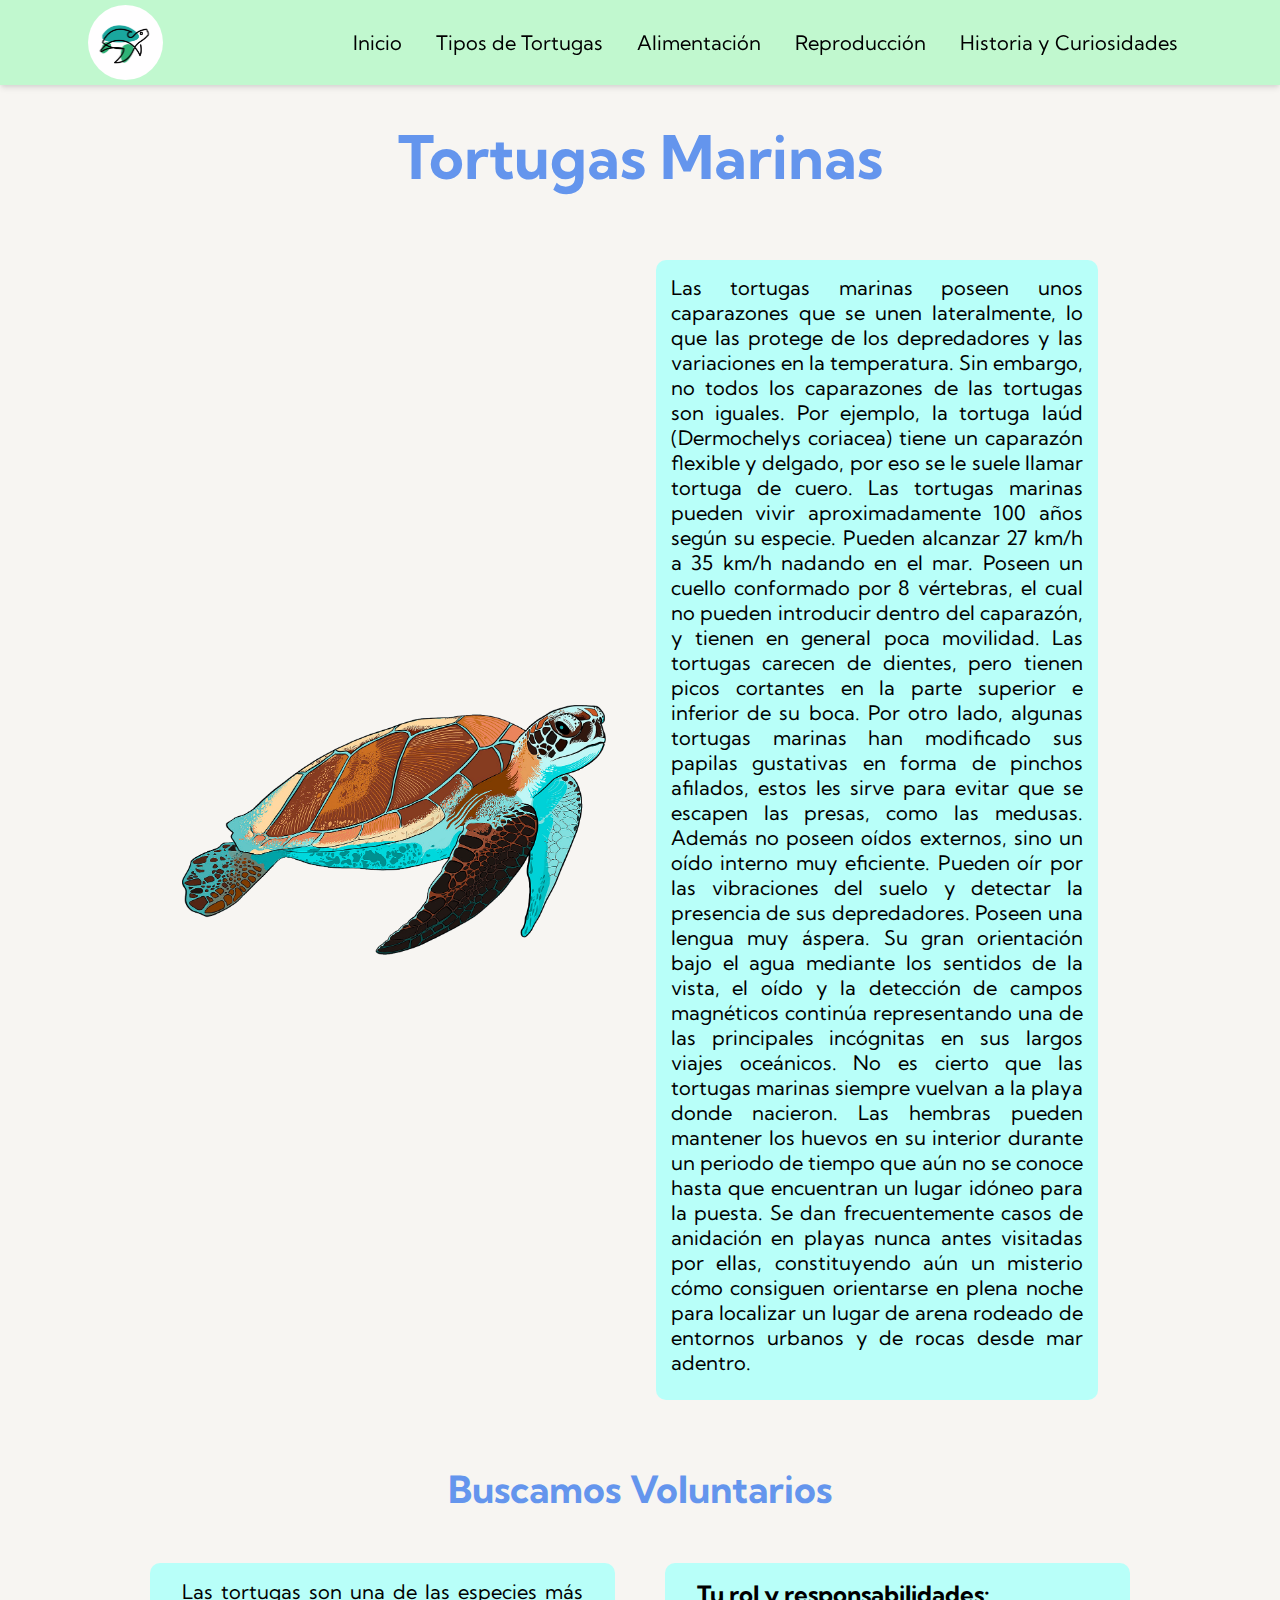
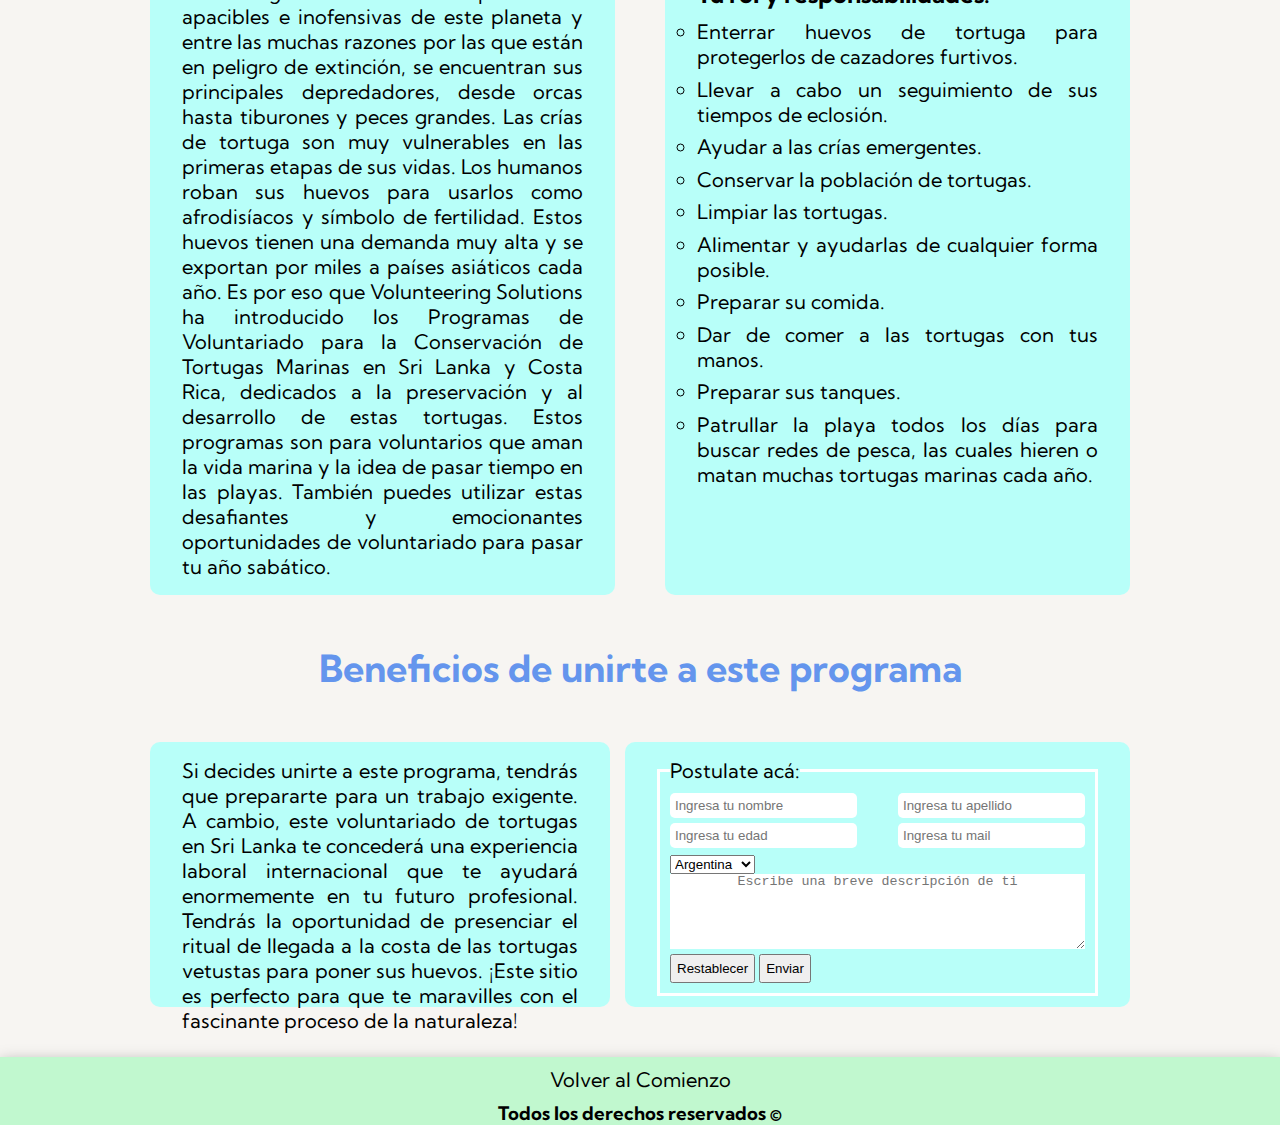
<file: index.html>
<!DOCTYPE html>
<html lang="en">
<head>
    <meta charset="UTF-8">
    <meta http-equiv="X-UA-Compatible" content="IE=edge">
    <meta name="viewport" content="width=device-width, initial-scale=1.0">
    <link rel="icon" href="img/logo.png">
    <link rel="stylesheet" href="Css/Style.css">
    <title>Tortugas Marinas</title>
</head>
<body>

    <!-- header del site -->

    <header class="header">

        <!-- Logo y titulo de la pagina -->

        <img src="img/logo.png" alt="Logo Tortuga" class="imgLogo">
        
        <!-- Menu de navegacion -->

        <nav class="navMenu">
            <ul>
                <li>
                    <a href="index.html">Inicio</a>
                </li>
                <li>
                    <a href="Pages/Tipos.html">Tipos de Tortugas</a>
                </li>
                <li>
                    <a href="Pages/Alimentacion.html">Alimentación</a>
                </li>
                <li>
                    <a href="Pages/Reproducción.html">Reproducción</a>
                </li>
                <li>
                    <a href="Pages/Historia.html">Historia y Curiosidades</a>
                </li>
            </ul>
        </nav>
    </header>

    <!-- titulo h1 del sitio-->
    
    <div class="hunoDiv">
        <h1>
            Tortugas Marinas
        </h1>
    </div>

        <!-- Informacion principal del sitio -->

    <main class="main">
        <img src="img/image_processing20200410-20919-ttkuyi.png" alt="tortuga animada" class="mainGif">
        <section class="sectionInfo">
            <p class="parraforInfo">
                Las tortugas marinas poseen unos caparazones que se unen lateralmente, lo que las protege de los depredadores y las variaciones en la temperatura. Sin embargo, no todos los caparazones de las tortugas son iguales. Por ejemplo, la tortuga laúd (Dermochelys coriacea) tiene un caparazón flexible y delgado, por eso se le suele llamar tortuga de cuero.  
                Las tortugas marinas pueden vivir aproximadamente 100 años según su especie. Pueden alcanzar 27 km/h a 35 km/h nadando en el mar. Poseen un cuello conformado por 8 vértebras, el cual no pueden introducir dentro del caparazón, y tienen en general poca movilidad.
                Las tortugas carecen de dientes, pero tienen picos cortantes en la parte superior e inferior de su boca. Por otro lado, algunas tortugas marinas han modificado sus papilas gustativas en forma de pinchos afilados, estos les sirve para evitar que se escapen las presas, como las medusas. Además no poseen oídos externos, sino un oído interno muy eficiente. Pueden oír por las vibraciones del suelo y detectar la presencia de sus depredadores. Poseen una lengua muy áspera.
                Su gran orientación bajo el agua mediante los sentidos de la vista, el oído y la detección de campos magnéticos continúa representando una de las principales incógnitas en sus largos viajes oceánicos. No es cierto que las tortugas marinas siempre vuelvan a la playa donde nacieron. Las hembras pueden mantener los huevos en su interior durante un periodo de tiempo que aún no se conoce hasta que encuentran un lugar idóneo para la puesta. Se dan frecuentemente casos de anidación en playas nunca antes visitadas por ellas, constituyendo aún un misterio cómo consiguen orientarse en plena noche para localizar un lugar de arena rodeado de entornos urbanos y de rocas desde mar adentro.
            </p>
        </section>
    </main>

    <!-- titulo h2 del sitio -->

    <div class="hdosDiv">
        <h2>
            Buscamos Voluntarios
        </h2>
    </div>

    <!-- Informacion y Formulario De Voluntariado -->

    <div class="divInfo">
        <section class="sectionDivInfo">
            <p>
                Las tortugas son una de las especies más apacibles e inofensivas de este planeta y entre las muchas razones por las que están en peligro de extinción, se encuentran sus principales depredadores, desde orcas hasta tiburones y peces grandes. Las crías de tortuga son muy vulnerables en las primeras etapas de sus vidas. Los humanos roban sus huevos para usarlos como afrodisíacos y símbolo de fertilidad. Estos huevos tienen una demanda muy alta y se exportan por miles a países asiáticos cada año.
                Es por eso que Volunteering Solutions ha introducido los Programas de Voluntariado para la Conservación de Tortugas Marinas en Sri Lanka y Costa Rica, dedicados a la preservación y al desarrollo de estas tortugas. Estos programas son para voluntarios que aman la vida marina y la idea de pasar tiempo en las playas. También puedes utilizar estas desafiantes y emocionantes oportunidades de voluntariado para pasar tu año sabático.
            </p>
        </section>
        <section class="sectionDivInfo">
            <h2>
                Tu rol y responsabilidades:
            </h2>
            <ul>
                <li>
                    Enterrar huevos de tortuga para protegerlos de cazadores furtivos.
                </li>
                <li>
                    Llevar a cabo un seguimiento de sus tiempos de eclosión.
                </li>
                <li>
                    Ayudar a las crías emergentes.
                </li>
                <li>
                    Conservar la población de tortugas.
                </li>
                <li>
                    Limpiar las tortugas.
                </li>
                <li>
                    Alimentar y ayudarlas de cualquier forma posible.
                </li>
                <li>
                    Preparar su comida.
                </li>
                <li>
                    Dar de comer a las tortugas con tus manos.
                </li>
                <li>
                    Preparar sus tanques.
                </li>
                <li>
                    Patrullar la playa todos los días para buscar redes de pesca, las cuales hieren o matan muchas tortugas marinas cada año.
                </li>
            </ul>
        </section>
    </div>

    <!-- titulo h2 del sitio -->

    <div class="hdosDiv">
        <h2>
            Beneficios de unirte a este programa
        </h2>
    </div>

    <!-- Formulario de postulación -->

    <div class="divFormulario">
        <section class="sectionFormulario">
             <p>
                Si decides unirte a este programa, tendrás que prepararte para un trabajo exigente. A cambio, este voluntariado de tortugas en Sri Lanka te concederá una experiencia laboral internacional que te ayudará enormemente en tu futuro profesional. Tendrás la oportunidad de presenciar el ritual de llegada a la costa de las tortugas vetustas para poner sus huevos. ¡Este sitio es perfecto para que te maravilles con el fascinante proceso de la naturaleza!
            </p>
        </section>   
        
        <section class="sectionFormulario">
            <form>
                <fieldset class="fieldsetFormulario">
                    <legend>
                        Postulate acá:
                    </legend>
                    
                    <div>
                        <!-- <label for="Nombre" class="labelFormulario">Nombre</label> -->
                        <input type="text" name="Nombre" placeholder="Ingresa tu nombre" class="inputFormulario">

                        <!-- <label for="Apellido" class="labelFormulario">Apellido</label> -->
                        <input type="text" name="Apellido" placeholder="Ingresa tu apellido" class="inputFormulario">

                        <!-- <label for="Edad" class="labelFormulario">Edad</label> -->
                        <input type="number" name="Edad" placeholder="Ingresa tu edad" class="inputFormulario">

                        <!-- <label for="eMail" class="labelFormulario">Mail</label> -->
                        <input type="email" name="Mail" placeholder="Ingresa tu mail" class="inputFormulario">

                        <!-- <label for="Pais" class="labelFormulario">País</label> -->
                        <select name="Pais" id="Pais">
                            <option value="Argentina">Argentina</option>
                            <option value="Bolivia">Bolivia</option>
                            <option value="Brasil">Brasil</option>
                            <option value="Chile">Chile</option>
                            <option value="Colombia">Colombia</option>
                            <option value="Ecuador">Ecuador</option>
                            <option value="Paraguay">Paraguay</option>
                            <option value="Peru">Perú</option>
                            <option value="Uruguay">Uruguay</option>
                            <option value="Venezuela">Venezuela</option>
                        </select>
                    </div>

                    <div>
                        <p>
                            <textarea name="Descripción" rows="5" cols="50" placeholder="Escribe una breve descripción de ti" class="textareaFormulario"></textarea>
                        </p>
                    </div>

                    <div>
                        <input type="reset" value="Restablecer" class="botonFormulario">
                        <input type="submit" value="Enviar" class="botonFormulario">
                    </div>
                </fieldset>
            </form>
        </section>
    </div>


    <!-- Contenido del Footer -->

    <footer class="footer">
        <a href="./index.html">Volver al Comienzo</a>
        <h3>
            Todos los derechos reservados ©
        </h3>
    </footer>
</body>
</html>
</file>
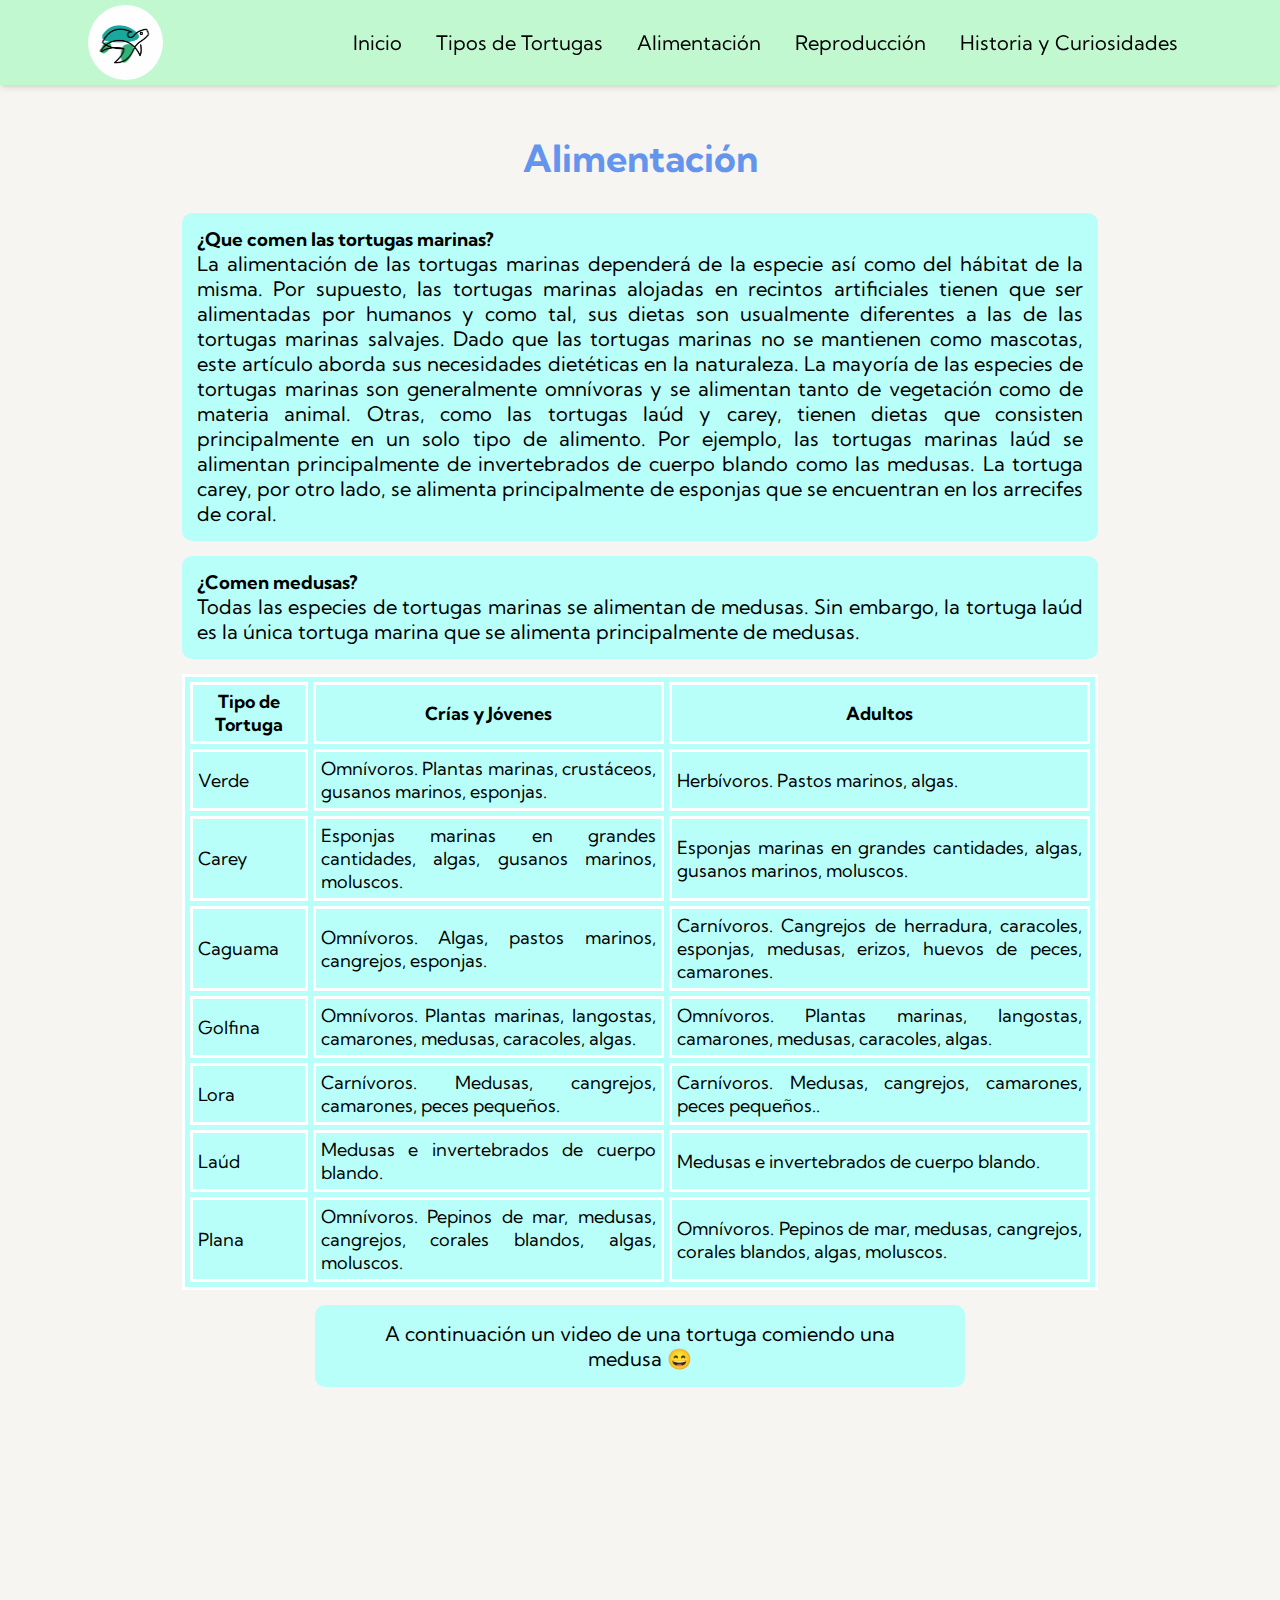
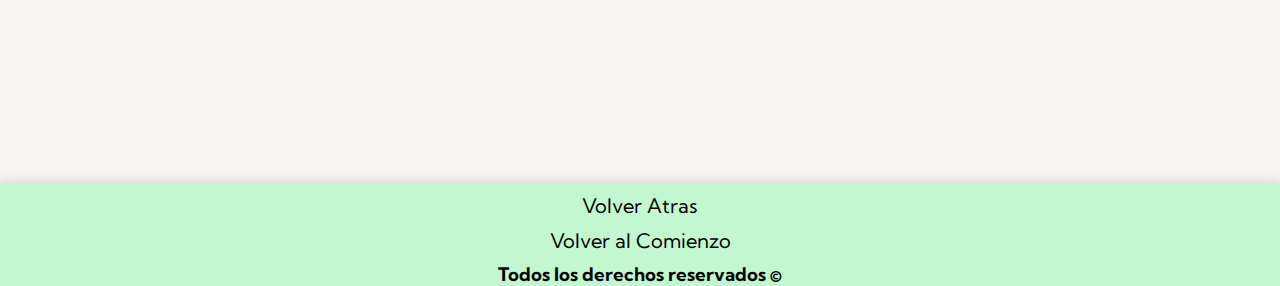
<file: Pages/Alimentacion.html>
<!DOCTYPE html>
<html lang="en">
<head>
    <meta charset="UTF-8">
    <meta http-equiv="X-UA-Compatible" content="IE=edge">
    <meta name="viewport" content="width=device-width, initial-scale=1.0">
    <link rel="icon" href="../img/logo.png">
    <link rel="stylesheet" href="../Css/Style.css">
    <title>Alimentación</title>
</head>
<body>
    <header class="header">

        <!-- Logo y titulo de la pagina -->

        <img src="../img/logo.png" alt="Logo Tortuga" class="imgLogo">
        
        <!-- Menu de navegacion -->

        <nav>
            <ul>
                <li>
                    <a href="../index.html">Inicio</a>
                </li>
                <li>
                    <a href="../Pages/Tipos.html">Tipos de Tortugas</a>
                </li>
                <li>
                    <a href="Alimentacion.html">Alimentación</a>
                </li>
                <li>
                    <a href="../Pages/Reproducción.html">Reproducción</a>
                </li>
                <li>
                    <a href="../Pages/Historia.html">Historia y Curiosidades</a>
                </li>
            </ul>
        </nav>
    </header>

        <!-- Informacion principal -->

        <div class="hdosDiv">
            <h2>
                Alimentación
            </h2>
        </div>

    <main class="mainAli">
        <div class="alimentacionInfo">
            <h3>
                ¿Que comen las tortugas marinas?
            </h3>
            <p>
                La alimentación de las tortugas marinas dependerá de la especie así como del hábitat de la misma.
                Por supuesto, las tortugas marinas alojadas en recintos artificiales tienen que ser alimentadas por humanos y como tal, sus dietas son usualmente diferentes a las de las tortugas marinas salvajes. Dado que las tortugas marinas no se mantienen como mascotas, este artículo aborda sus necesidades dietéticas en la naturaleza.
                La mayoría de las especies de tortugas marinas son generalmente omnívoras y se alimentan tanto de vegetación como de materia animal. Otras, como las tortugas laúd y carey, tienen dietas que consisten principalmente en un solo tipo de alimento.
                Por ejemplo, las tortugas marinas laúd se alimentan principalmente de invertebrados de cuerpo blando como las medusas. La tortuga carey, por otro lado, se alimenta principalmente de esponjas que se encuentran en los arrecifes de coral.
            </p>
        </div>

        <div class="alimentacionInfo">
            <h3>
                ¿Comen medusas?
            </h3>

            <p>
                Todas las especies de tortugas marinas se alimentan de medusas. Sin embargo, la tortuga laúd es la única tortuga marina que se alimenta principalmente de medusas.
            </p>
        </div>
    

    <section>
        <table>
            <tr>
                <th>
                    Tipo de Tortuga
                </th>
            <th>
                Crías y Jóvenes
            </th>
                <th>
                    Adultos
                </th>
            </tr>

            <tr>
                <td>Verde</td>
                <td>Omnívoros. Plantas marinas, crustáceos, gusanos marinos, esponjas.</td>
                <td>Herbívoros. Pastos marinos, algas.</td>
            </tr>
            <tr>
                <td>Carey</td>
                <td>Esponjas marinas en grandes cantidades, algas, gusanos marinos, moluscos.</td>
                <td>Esponjas marinas en grandes cantidades, algas, gusanos marinos, moluscos.</td>
            </tr>
            <tr>
                <td>Caguama</td>
                <td>Omnívoros. Algas, pastos marinos, cangrejos, esponjas.</td>
                <td>Carnívoros. Cangrejos de herradura, caracoles, esponjas, medusas, erizos, huevos de peces, camarones.</td>
            </tr>
            <tr>
                <td>Golfina</td>
                <td>Omnívoros. Plantas marinas, langostas, camarones, medusas, caracoles, algas.</td>
                <td>Omnívoros. Plantas marinas, langostas, camarones, medusas, caracoles, algas.</td>
            </tr>
            <tr>
                <td>Lora</td>
                <td>Carnívoros. Medusas, cangrejos, camarones, peces pequeños.</td>
                <td>Carnívoros. Medusas, cangrejos, camarones, peces pequeños..</td>
            </tr>
            <tr>
                <td>Laúd</td>
                <td>Medusas e invertebrados de cuerpo blando.</td>
                <td>Medusas e invertebrados de cuerpo blando.</td>
            </tr>
            <tr>
                <td>Plana</td>
                <td>Omnívoros. Pepinos de mar, medusas, cangrejos, corales blandos, algas, moluscos.</td>
                <td>Omnívoros. Pepinos de mar, medusas, cangrejos, corales blandos, algas, moluscos.</td>
            </tr>
        </table>
    </section>

    <div class="videoAli">
        <p>
            A continuación un video de una tortuga comiendo una medusa &#128516;
        </p>
    </div>
    
    <iframe width="650" height="315" src="https://www.youtube.com/embed/PA66nEJYaAU" title="YouTube video player" frameborder="0" allow="accelerometer; autoplay; clipboard-write; encrypted-media; gyroscope; picture-in-picture" allowfullscreen></iframe>
</main>


        <!-- Contenido del footer -->

    <footer class="footerAli">
        <a href="../index.html">Volver Atras</a>
        <a href="Alimentacion.html">Volver al Comienzo</a>
        <h3>
            Todos los derechos reservados ©
        </h3>
    </footer>
</body>
</html>
</file>
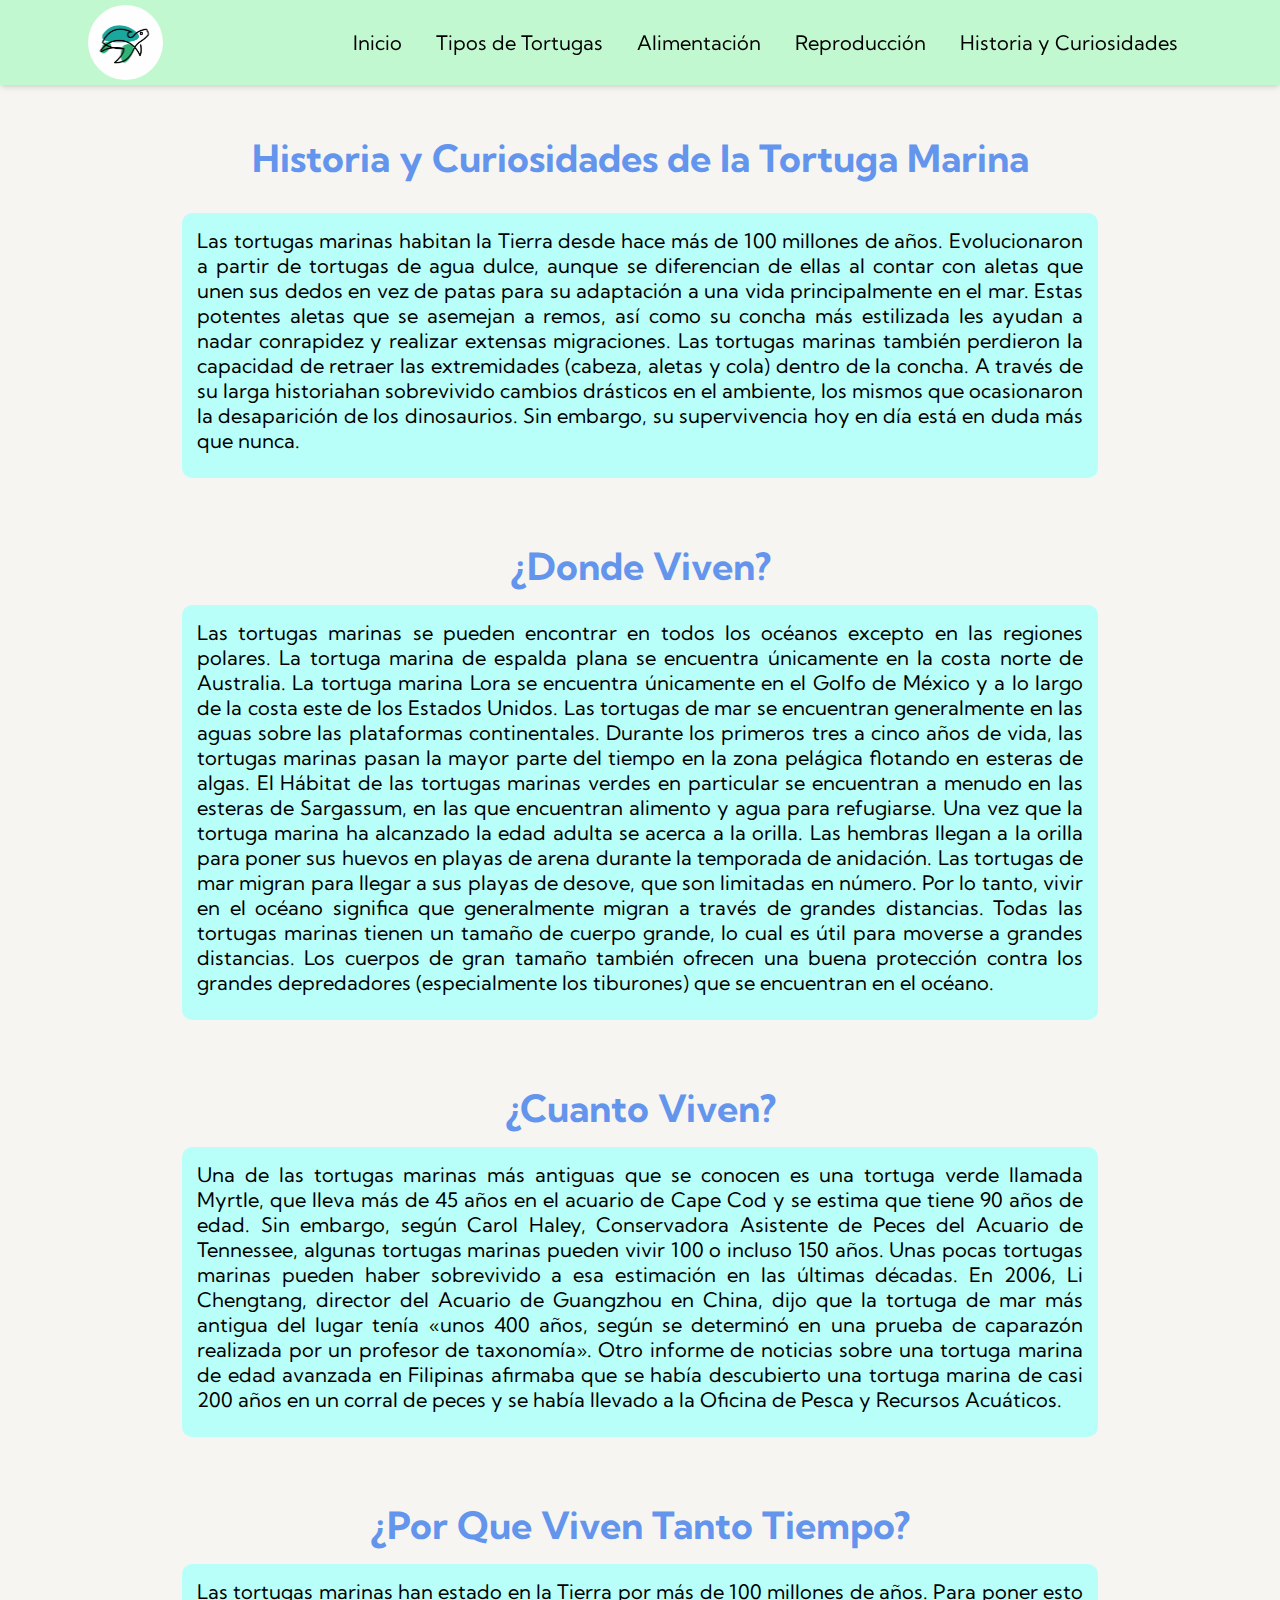
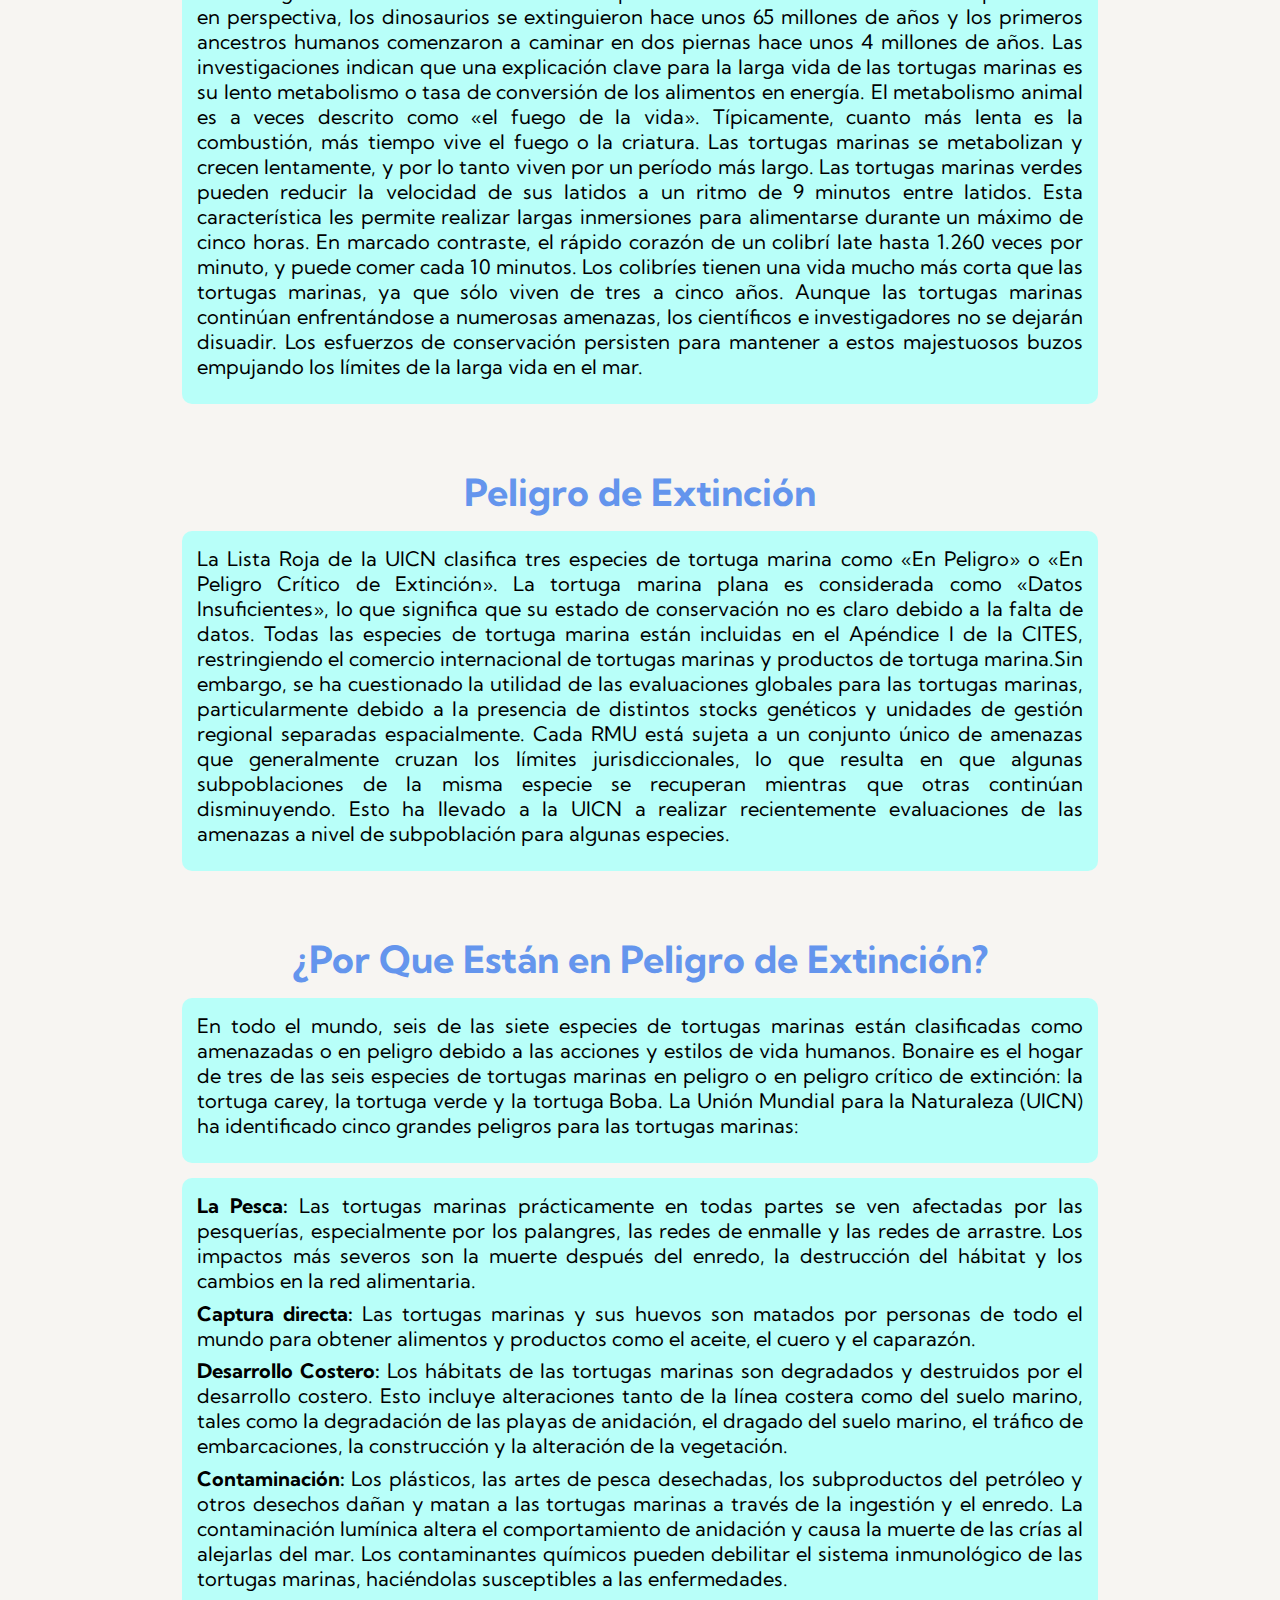
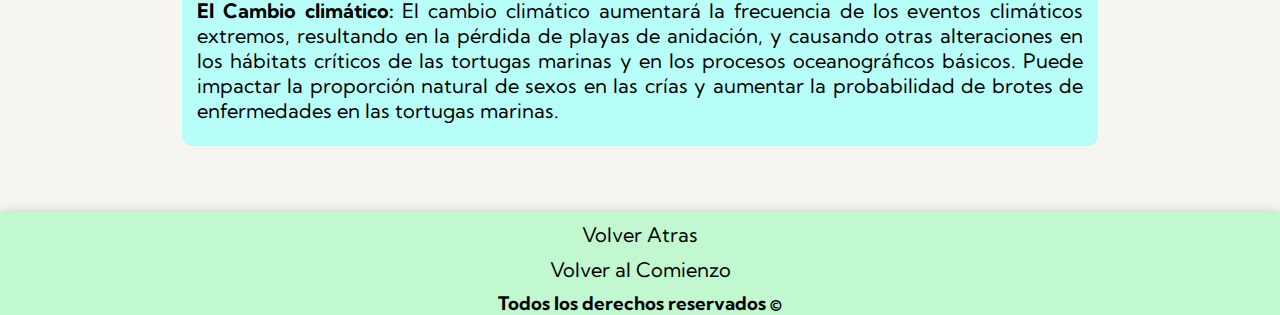
<file: Pages/Historia.html>
<!DOCTYPE html>
<html lang="en">
<head>
    <meta charset="UTF-8">
    <meta http-equiv="X-UA-Compatible" content="IE=edge">
    <meta name="viewport" content="width=device-width, initial-scale=1.0">
    <link rel="icon" href="../img/logo.png">
    <link rel="stylesheet" href="../Css/Style.css">
    <title>Historia y Curiosidades</title>
</head>
<body>
    <header class="header">

        <!-- Logo y titulo de la pagina -->

        <img src="../img/logo.png" alt="Logo Tortuga" class="imgLogo">
        
        <!-- Menu de navegacion -->

        <nav>
            <ul>
                <li>
                    <a href="../index.html">Inicio</a>
                </li>
                <li>
                    <a href="../Pages/Tipos.html">Tipos de Tortugas</a>
                </li>
                <li>
                    <a href="../Pages/Alimentacion.html">Alimentación</a>
                </li>
                <li>
                    <a href="../Pages/Reproducción.html">Reproducción</a>
                </li>
                <li>
                    <a href="Historia.html">Historia y Curiosidades
                    </a>
                </li>
            </ul>
        </nav>
    </header>

        <!-- Informacion principal, se deja todo el body porque considero importante toda la data -->

    <div class="hdosDiv">
        <h2>
            Historia y Curiosidades de la Tortuga Marina
        </h2>
    </div>

    <main class="mainAli">
        <section class="alimentacionInfo">
            <p>
                Las tortugas marinas habitan la Tierra desde hace más de 100 millones de años. Evolucionaron a partir de tortugas de agua dulce, aunque se diferencian de ellas al contar con aletas que unen sus dedos en vez de patas para su adaptación a una vida principalmente en el mar. Estas potentes aletas que se asemejan a remos, así como su concha más estilizada les ayudan a nadar conrapidez y realizar extensas migraciones. Las tortugas marinas también perdieron la capacidad de retraer las extremidades (cabeza, aletas y cola) dentro de la concha. A través de su larga historiahan sobrevivido cambios drásticos en el ambiente, los mismos que ocasionaron la desaparición de los dinosaurios. Sin embargo, su supervivencia hoy en día está en duda más que nunca. 
             </p>
        </section>

        <div class="hdosDiv">
            <h2>
                ¿Donde Viven?
            </h2>
        </div>

        <section class="alimentacionInfo">
             <p>
                Las tortugas marinas se pueden encontrar en todos los océanos excepto en las regiones polares. La tortuga marina de espalda plana se encuentra únicamente en la costa norte de Australia. La tortuga marina Lora se encuentra únicamente en el Golfo de México y a lo largo de la costa este de los Estados Unidos.

                Las tortugas de mar se encuentran generalmente en las aguas sobre las plataformas continentales. Durante los primeros tres a cinco años de vida, las tortugas marinas pasan la mayor parte del tiempo en la zona pelágica flotando en esteras de algas.

                El Hábitat de las tortugas marinas verdes en particular se encuentran a menudo en las esteras de Sargassum, en las que encuentran alimento y agua para refugiarse. Una vez que la tortuga marina ha alcanzado la edad adulta se acerca a la orilla. Las hembras llegan a la orilla para poner sus huevos en playas de arena durante la temporada de anidación.

                Las tortugas de mar migran para llegar a sus playas de desove, que son limitadas en número. Por lo tanto, vivir en el océano significa que generalmente migran a través de grandes distancias. Todas las tortugas marinas tienen un tamaño de cuerpo grande, lo cual es útil para moverse a grandes distancias. Los cuerpos de gran tamaño también ofrecen una buena protección contra los grandes depredadores (especialmente los tiburones) que se encuentran en el océano.
             </p>
        </section>
    
        <div class="hdosDiv">
            <h2>
                ¿Cuanto Viven?
            </h2>
        </div>
             
        <section class="alimentacionInfo">
             <p>
                Una de las tortugas marinas más antiguas que se conocen es una tortuga verde llamada Myrtle, que lleva más de 45 años en el acuario de Cape Cod y se estima que tiene 90 años de edad. Sin embargo, según Carol Haley, Conservadora Asistente de Peces del Acuario de Tennessee, algunas tortugas marinas pueden vivir 100 o incluso 150 años.

                Unas pocas tortugas marinas pueden haber sobrevivido a esa estimación en las últimas décadas. En 2006, Li Chengtang, director del Acuario de Guangzhou en China, dijo que la tortuga de mar más antigua del lugar tenía «unos 400 años, según se determinó en una prueba de caparazón realizada por un profesor de taxonomía».

                Otro informe de noticias sobre una tortuga marina de edad avanzada en Filipinas afirmaba que se había descubierto una tortuga marina de casi 200 años en un corral de peces y se había llevado a la Oficina de Pesca y Recursos Acuáticos.
             </p>
        </section>
    
        <div class="hdosDiv">
            <h2>
                ¿Por Que Viven Tanto Tiempo?
            </h2>
        </div>

        <section class="alimentacionInfo">
             <p>
                Las tortugas marinas han estado en la Tierra por más de 100 millones de años. Para poner esto en perspectiva, los dinosaurios se extinguieron hace unos 65 millones de años y los primeros ancestros humanos comenzaron a caminar en dos piernas hace unos 4 millones de años.

                Las investigaciones indican que una explicación clave para la larga vida de las tortugas marinas es su lento metabolismo o tasa de conversión de los alimentos en energía.  El metabolismo animal es a veces descrito como «el fuego de la vida». Típicamente, cuanto más lenta es la combustión, más tiempo vive el fuego o la criatura. Las tortugas marinas se metabolizan y crecen lentamente, y por lo tanto viven por un período más largo.

                Las tortugas marinas verdes pueden reducir la velocidad de sus latidos a un ritmo de 9 minutos entre latidos. Esta característica les permite realizar largas inmersiones para alimentarse durante un máximo de cinco horas. En marcado contraste, el rápido corazón de un colibrí late hasta 1.260 veces por minuto, y puede comer cada 10 minutos. Los colibríes tienen una vida mucho más corta que las tortugas marinas, ya que sólo viven de tres a cinco años.

                Aunque las tortugas marinas continúan enfrentándose a numerosas amenazas, los científicos e investigadores no se dejarán disuadir. Los esfuerzos de conservación persisten para mantener a estos majestuosos buzos empujando los límites de la larga vida en el mar.
             </p>
        </section>
    
        <div class="hdosDiv">
            <h2>
                Peligro de Extinción
            </h2>
        </div>

        <section class="alimentacionInfo">
             <p>
                La Lista Roja de la UICN clasifica tres especies de tortuga marina como «En Peligro» o «En Peligro Crítico de Extinción».

                La tortuga marina plana es considerada como «Datos Insuficientes», lo que significa que su estado de conservación no es claro debido a la falta de datos.

                Todas las especies de tortuga marina están incluidas en el Apéndice I de la CITES, restringiendo el comercio internacional de tortugas marinas y productos de tortuga marina.Sin embargo, se ha cuestionado la utilidad de las evaluaciones globales para las tortugas marinas, particularmente debido a la presencia de distintos stocks genéticos y unidades de gestión regional separadas espacialmente.

                Cada RMU está sujeta a un conjunto único de amenazas que generalmente cruzan los límites jurisdiccionales, lo que resulta en que algunas subpoblaciones de la misma especie se recuperan mientras que otras continúan disminuyendo. Esto ha llevado a la UICN a realizar recientemente evaluaciones de las amenazas a nivel de subpoblación para algunas especies.
             </p>
        </section>

        <div class="hdosDiv">
            <h2>
                ¿Por Que Están en Peligro de Extinción?
            </h2>
        </div>

        <section class="alimentacionInfo">
             <p>
                En todo el mundo, seis de las siete especies de tortugas marinas están clasificadas como amenazadas o en peligro debido a las acciones y estilos de vida humanos. Bonaire es el hogar de tres de las seis especies de tortugas marinas en peligro o en peligro crítico de extinción: la tortuga carey, la tortuga verde y la tortuga Boba.

                La Unión Mundial para la Naturaleza (UICN) ha identificado cinco grandes peligros para las tortugas marinas:
             </p>
        </section>

        <section class="alimentacionInfo">

             <ul>
                <li>
                    <b>La Pesca:</b> Las tortugas marinas prácticamente en todas partes se ven afectadas por las pesquerías, especialmente por los palangres, las redes de enmalle y las redes de arrastre. Los impactos más severos son la muerte después del enredo, la destrucción del hábitat y los cambios en la red alimentaria.
                </li>
                <li>
                    <b>Captura directa:</b> Las tortugas marinas y sus huevos son matados por personas de todo el mundo para obtener alimentos y productos como el aceite, el cuero y el caparazón.
                </li>
                <li>
                    <b>Desarrollo Costero:</b> Los hábitats de las tortugas marinas son degradados y destruidos por el desarrollo costero. Esto incluye alteraciones tanto de la línea costera como del suelo marino, tales como la degradación de las playas de anidación, el dragado del suelo marino, el tráfico de embarcaciones, la construcción y la alteración de la vegetación.
                </li>
                <li>
                    <b>Contaminación:</b> Los plásticos, las artes de pesca desechadas, los subproductos del petróleo y otros desechos dañan y matan a las tortugas marinas a través de la ingestión y el enredo. La contaminación lumínica altera el comportamiento de anidación y causa la muerte de las crías al alejarlas del mar. Los contaminantes químicos pueden debilitar el sistema inmunológico de las tortugas marinas, haciéndolas susceptibles a las enfermedades.
                </li>
                <li>
                    <b>El Cambio climático:</b> El cambio climático aumentará la frecuencia de los eventos climáticos extremos, resultando en la pérdida de playas de anidación, y causando otras alteraciones en los hábitats críticos de las tortugas marinas y en los procesos oceanográficos básicos. Puede impactar la proporción natural de sexos en las crías y aumentar la probabilidad de brotes de enfermedades en las tortugas marinas.
                </li>
             </ul>
        </section>
    </main>

        <!-- Contenido del footer -->

    <footer class="footerAli">
        <a href="../index.html">Volver Atras</a>
        <a href="Historia.html">Volver al Comienzo</a>
        <h3>
            Todos los derechos reservados ©
        </h3>
    </footer>
</body>
</html>
</file>
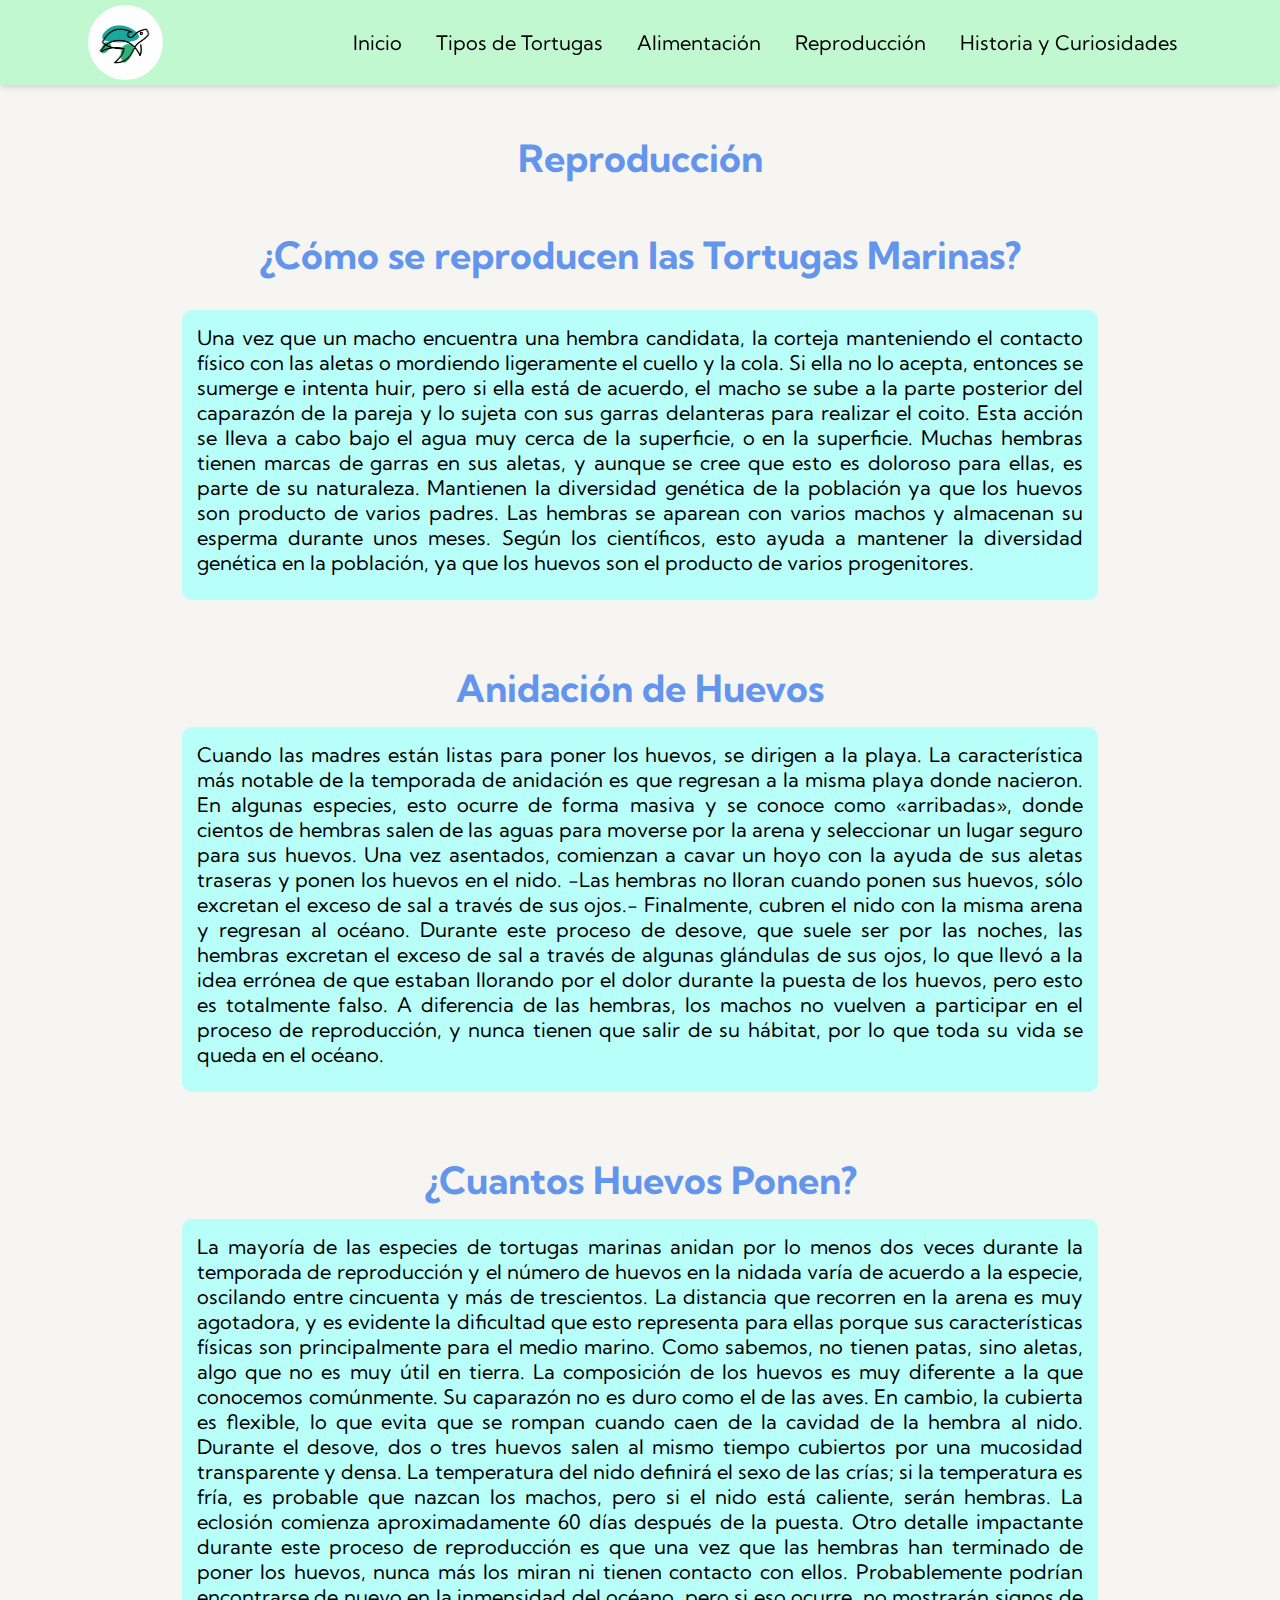
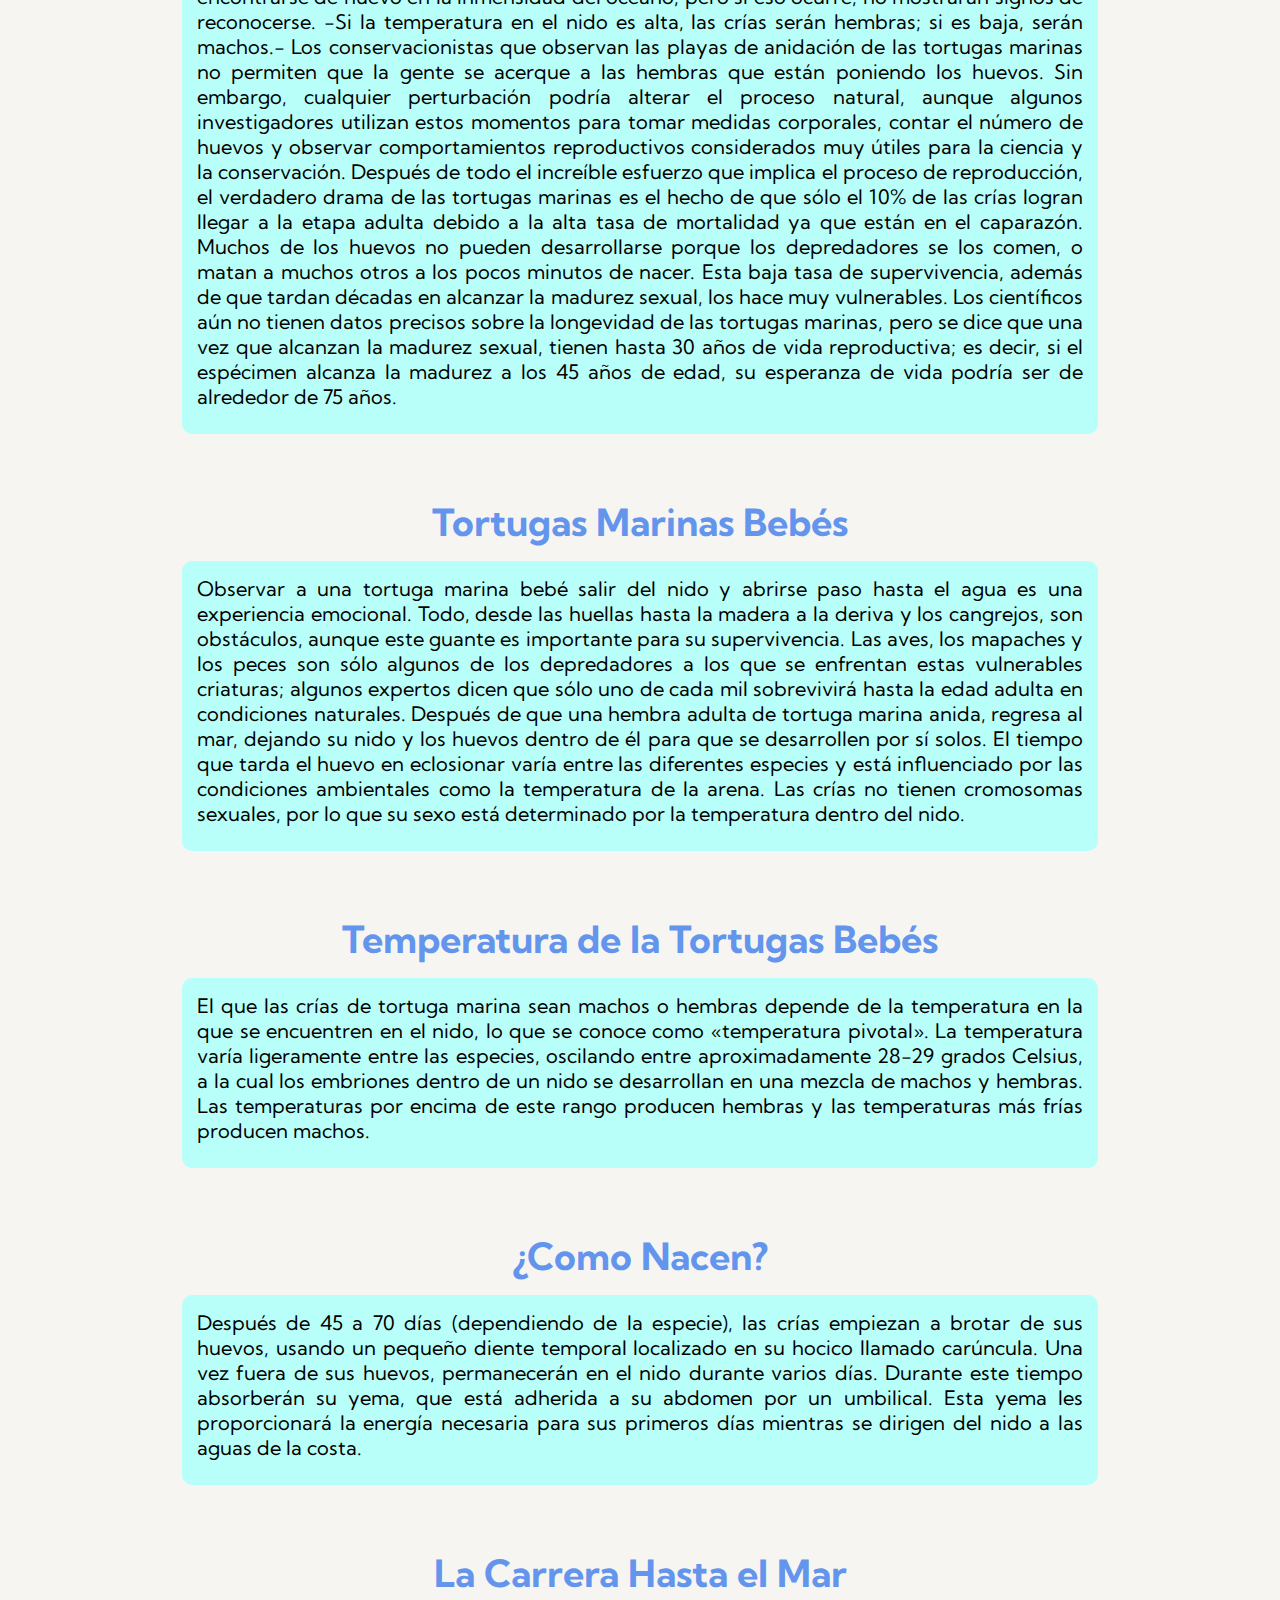
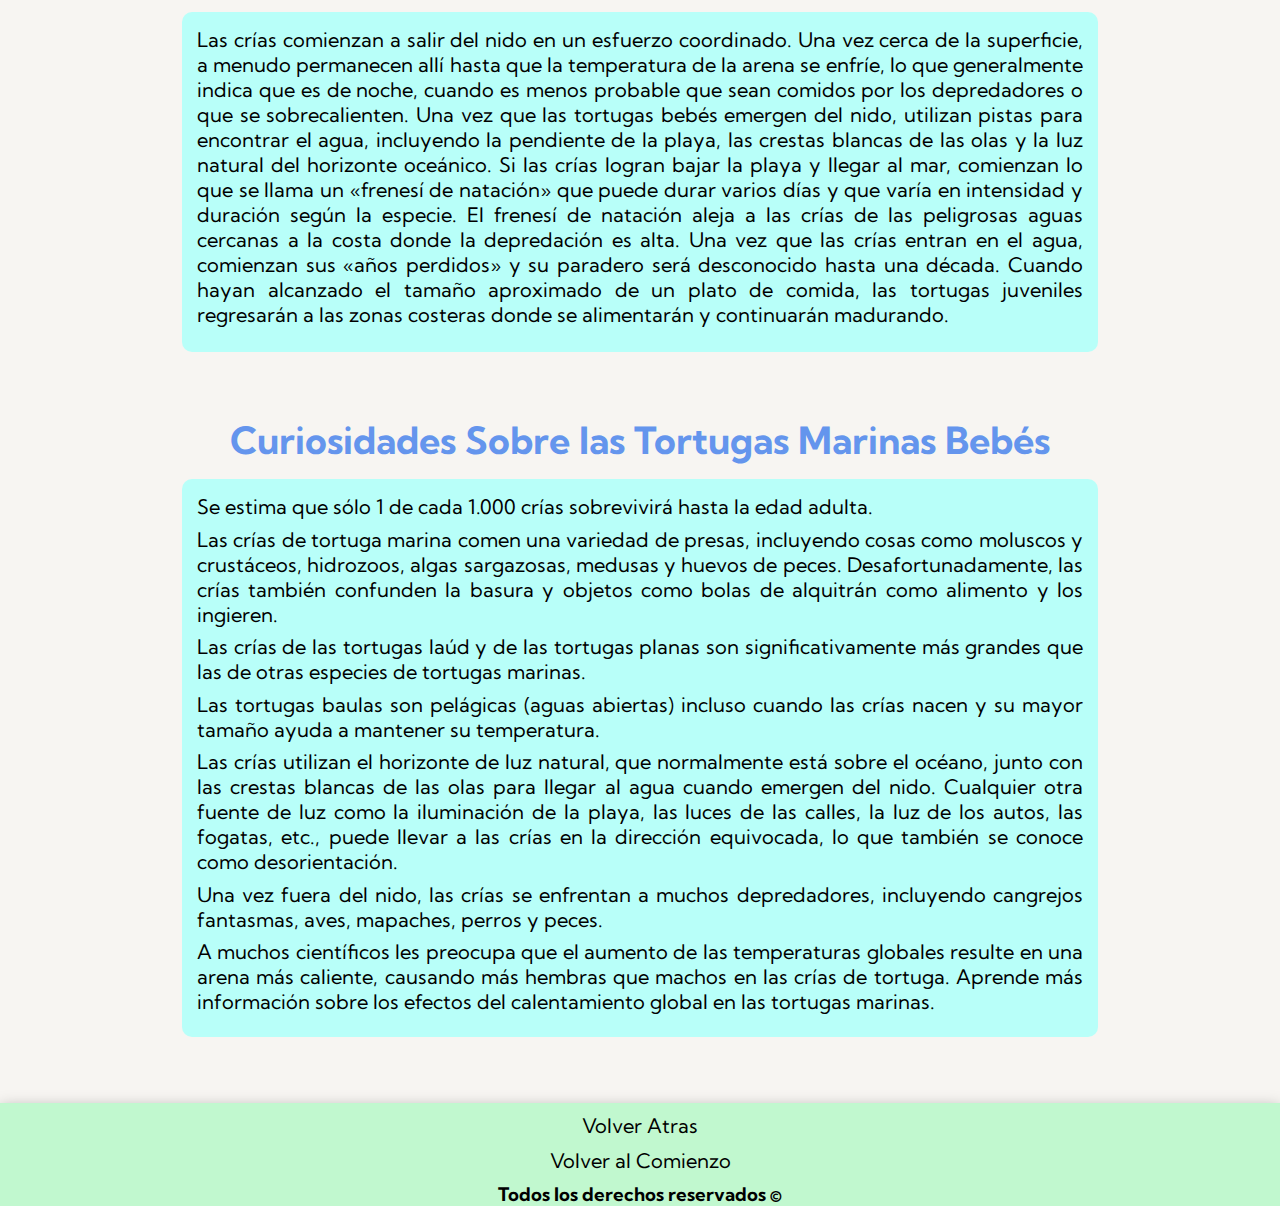
<file: Pages/Reproducción.html>
<!DOCTYPE html>
<html lang="en">
<head>
    <meta charset="UTF-8">
    <meta http-equiv="X-UA-Compatible" content="IE=edge">
    <meta name="viewport" content="width=device-width, initial-scale=1.0">
    <link rel="icon" href="../img/logo.png">
    <link rel="stylesheet" href="../Css/Style.css">
    <title>Reproducción</title>
</head>
<body>
    <header class="header">

        <!-- Logo y titulo de la pagina -->

        <img src="../img/logo.png" alt="Logo Tortuga" class="imgLogo">
        
        <!-- Menu de navegacion -->

        <nav>
            <ul>
                <li>
                    <a href="../index.html">Inicio</a>
                </li>
                <li>
                    <a href="../Pages/Tipos.html">Tipos de Tortugas</a>
                </li>
                <li>
                    <a href="../Pages/Alimentacion.html">Alimentación</a>
                </li>
                <li>
                    <a href="Reproducción.html">Reproducción</a>
                </li>
                
                <li>
                    <a href="../Pages/Historia.html">Historia y Curiosidades</a>
                </li>
            </ul>
        </nav>
    </header>

        
    <div class="hdosDiv">
        <h2>
            Reproducción
        </h2>
    </div>

    <!-- Informacion principal, se deja todo el body porque considero importante toda la data -->

    <div class="hdosDiv">
        <h2>
            ¿Cómo se reproducen las Tortugas Marinas?
        </h2>
    </div>

    <main class="mainAli">
        <section class="alimentacionInfo">
        <!-- <section class="alimentacionInfo"> -->
            <p>
                Una vez que un macho encuentra una hembra candidata, la corteja manteniendo el contacto físico con las aletas o mordiendo ligeramente el cuello y la cola. Si ella no lo acepta, entonces se sumerge e intenta huir, pero si ella está de acuerdo, el macho se sube a la parte posterior del caparazón de la pareja y lo sujeta con sus garras delanteras para realizar el coito. Esta acción se lleva a cabo bajo el agua muy cerca de la superficie, o en la superficie.

                Muchas hembras tienen marcas de garras en sus aletas, y aunque se cree que esto es doloroso para ellas, es parte de su naturaleza.

                Mantienen la diversidad genética de la población ya que los huevos son producto de varios padres.

                Las hembras se aparean con varios machos y almacenan su esperma durante unos meses. Según los científicos, esto ayuda a mantener la diversidad genética en la población, ya que los huevos son el producto de varios progenitores.
            </p>
        </section>

        <div class="hdosDiv">
            <h2>
                Anidación de Huevos
            </h2>
        </div>

        <section class="alimentacionInfo">
            <p>
                Cuando las madres están listas para poner los huevos, se dirigen a la playa. La característica más notable de la temporada de anidación es que regresan a la misma playa donde nacieron. En algunas especies, esto ocurre de forma masiva y se conoce como «arribadas», donde cientos de hembras salen de las aguas para moverse por la arena y seleccionar un lugar seguro para sus huevos. Una vez asentados, comienzan a cavar un hoyo con la ayuda de sus aletas traseras y ponen los huevos en el nido.

                -Las hembras no lloran cuando ponen sus huevos, sólo excretan el exceso de sal a través de sus ojos.-

                Finalmente, cubren el nido con la misma arena y regresan al océano. Durante este proceso de desove, que suele ser por las noches, las hembras excretan el exceso de sal a través de algunas glándulas de sus ojos, lo que llevó a la idea errónea de que estaban llorando por el dolor durante la puesta de los huevos, pero esto es totalmente falso. A diferencia de las hembras, los machos no vuelven a participar en el proceso de reproducción, y nunca tienen que salir de su hábitat, por lo que toda su vida se queda en el océano.
            </p>
        </section>
    
        <div class="hdosDiv">
            <h2>
                ¿Cuantos Huevos Ponen?
            </h2>
        </div>

        <section class="alimentacionInfo">
            <p>
                La mayoría de las especies de tortugas marinas anidan por lo menos dos veces durante la temporada de reproducción y el número de huevos en la nidada varía de acuerdo a la especie, oscilando entre cincuenta y más de trescientos. La distancia que recorren en la arena es muy agotadora, y es evidente la dificultad que esto representa para ellas porque sus características físicas son principalmente para el medio marino. Como sabemos, no tienen patas, sino aletas, algo que no es muy útil en tierra.

                La composición de los huevos es muy diferente a la que conocemos comúnmente. Su caparazón no es duro como el de las aves. En cambio, la cubierta es flexible, lo que evita que se rompan cuando caen de la cavidad de la hembra al nido. Durante el desove, dos o tres huevos salen al mismo tiempo cubiertos por una mucosidad transparente y densa. La temperatura del nido definirá el sexo de las crías; si la temperatura es fría, es probable que nazcan los machos, pero si el nido está caliente, serán hembras. La eclosión comienza aproximadamente 60 días después de la puesta.

                Otro detalle impactante durante este proceso de reproducción es que una vez que las hembras han terminado de poner los huevos, nunca más los miran ni tienen contacto con ellos. Probablemente podrían encontrarse de nuevo en la inmensidad del océano, pero si eso ocurre, no mostrarán signos de reconocerse.

                -Si la temperatura en el nido es alta, las crías serán hembras; si es baja, serán machos.-

                Los conservacionistas que observan las playas de anidación de las tortugas marinas no permiten que la gente se acerque a las hembras que están poniendo los huevos. Sin embargo, cualquier perturbación podría alterar el proceso natural, aunque algunos investigadores utilizan estos momentos para tomar medidas corporales, contar el número de huevos y observar comportamientos reproductivos considerados muy útiles para la ciencia y la conservación.

                Después de todo el increíble esfuerzo que implica el proceso de reproducción, el verdadero drama de las tortugas marinas es el hecho de que sólo el 10% de las crías logran llegar a la etapa adulta debido a la alta tasa de mortalidad ya que están en el caparazón. Muchos de los huevos no pueden desarrollarse porque los depredadores se los comen, o matan a muchos otros a los pocos minutos de nacer.

                Esta baja tasa de supervivencia, además de que tardan décadas en alcanzar la madurez sexual, los hace muy vulnerables.

                Los científicos aún no tienen datos precisos sobre la longevidad de las tortugas marinas, pero se dice que una vez que alcanzan la madurez sexual, tienen hasta 30 años de vida reproductiva; es decir, si el espécimen alcanza la madurez a los 45 años de edad, su esperanza de vida podría ser de alrededor de 75 años.  
            </p>
        </section>

        <div class="hdosDiv">
            <h2>
                Tortugas Marinas Bebés
            </h2>
        </div>
    
        <section class="alimentacionInfo">
            <p>
                Observar a una tortuga marina bebé salir del nido y abrirse paso hasta el agua es una experiencia emocional. Todo, desde las huellas hasta la madera a la deriva y los cangrejos, son obstáculos, aunque este guante es importante para su supervivencia. Las aves, los mapaches y los peces son sólo algunos de los depredadores a los que se enfrentan estas vulnerables criaturas; algunos expertos dicen que sólo uno de cada mil sobrevivirá hasta la edad adulta en condiciones naturales.

                Después de que una hembra adulta de tortuga marina anida, regresa al mar, dejando su nido y los huevos dentro de él para que se desarrollen por sí solos. El tiempo que tarda el huevo en eclosionar varía entre las diferentes especies y está influenciado por las condiciones ambientales como la temperatura de la arena. Las crías no tienen cromosomas sexuales, por lo que su sexo está determinado por la temperatura dentro del nido.
            </p>
        </section>

        <div class="hdosDiv">
            <h2>
                Temperatura de la Tortugas Bebés
            </h2>
        </div>

        <section class="alimentacionInfo">
            <p>
                El que las crías de tortuga marina sean machos o hembras depende de la temperatura en la que se encuentren en el nido, lo que se conoce como «temperatura pivotal». La temperatura varía ligeramente entre las especies, oscilando entre aproximadamente 28-29 grados Celsius, a la cual los embriones dentro de un nido se desarrollan en una mezcla de machos y hembras. Las temperaturas por encima de este rango producen hembras y las temperaturas más frías producen machos.
            </p>
        </section>

        <div class="hdosDiv">
            <h2>
                ¿Como Nacen?
            </h2>
        </div>  

        <section class="alimentacionInfo">
            <p>
                Después de 45 a 70 días (dependiendo de la especie), las crías empiezan a brotar de sus huevos, usando un pequeño diente temporal localizado en su hocico llamado carúncula. Una vez fuera de sus huevos, permanecerán en el nido durante varios días. Durante este tiempo absorberán su yema, que está adherida a su abdomen por un umbilical. Esta yema les proporcionará la energía necesaria para sus primeros días mientras se dirigen del nido a las aguas de la costa.
            </p>
        </section>

        <div class="hdosDiv">
            <h2>
                La Carrera Hasta el Mar
            </h2>
        </div>

        <section class="alimentacionInfo">
            <p>
                Las crías comienzan a salir del nido en un esfuerzo coordinado. Una vez cerca de la superficie, a menudo permanecen allí hasta que la temperatura de la arena se enfríe, lo que generalmente indica que es de noche, cuando es menos probable que sean comidos por los depredadores o que se sobrecalienten. Una vez que las tortugas bebés emergen del nido, utilizan pistas para encontrar el agua, incluyendo la pendiente de la playa, las crestas blancas de las olas y la luz natural del horizonte oceánico.

                Si las crías logran bajar la playa y llegar al mar, comienzan lo que se llama un «frenesí de natación» que puede durar varios días y que varía en intensidad y duración según la especie. El frenesí de natación aleja a las crías de las peligrosas aguas cercanas a la costa donde la depredación es alta. Una vez que las crías entran en el agua, comienzan sus «años perdidos» y su paradero será desconocido hasta una década. Cuando hayan alcanzado el tamaño aproximado de un plato de comida, las tortugas juveniles regresarán a las zonas costeras donde se alimentarán y continuarán madurando.        
            </p>
        </section>

        <div class="hdosDiv">
            <h2>
                Curiosidades Sobre las Tortugas Marinas Bebés
            </h2>
        </div>

        <section class="alimentacionInfo">
            <ul>
                <li>
                    Se estima que sólo 1 de cada 1.000 crías sobrevivirá hasta la edad adulta.
                </li>
                <li>
                    Las crías de tortuga marina comen una variedad de presas, incluyendo cosas como moluscos y crustáceos, hidrozoos, algas sargazosas, medusas y huevos de peces. Desafortunadamente, las crías también confunden la basura y objetos como bolas de alquitrán como alimento y los ingieren.
                </li>
                <li>
                    Las crías de las tortugas laúd y de las tortugas planas son significativamente más grandes que las de otras especies de tortugas marinas.
                </li>
                <li>
                    Las tortugas baulas son pelágicas (aguas abiertas) incluso cuando las crías nacen y su mayor tamaño ayuda a mantener su temperatura.
                </li>
                <li>
                    Las crías utilizan el horizonte de luz natural, que normalmente está sobre el océano, junto con las crestas blancas de las olas para llegar al agua cuando emergen del nido. Cualquier otra fuente de luz como la iluminación de la playa, las luces de las calles, la luz de los autos, las fogatas, etc., puede llevar a las crías en la dirección equivocada, lo que también se conoce como desorientación.
                </li>
                <li>
                    Una vez fuera del nido, las crías se enfrentan a muchos depredadores, incluyendo cangrejos fantasmas, aves, mapaches, perros y peces.
                </li>
                <li>
                    A muchos científicos les preocupa que el aumento de las temperaturas globales resulte en una arena más caliente, causando más hembras que machos en las crías de tortuga. Aprende más información sobre los efectos del calentamiento global en las tortugas marinas.
                </li>
            </ul>
        </section>
    </main>

        <!-- Contenido del footer -->

    <footer class="footerAli">
        <a href="../index.html">Volver Atras</a>
        <a href="Reproducción.html">Volver al Comienzo</a>
        <h3>
            Todos los derechos reservados ©
        </h3>
    </footer>
</body>
</html>
</file>
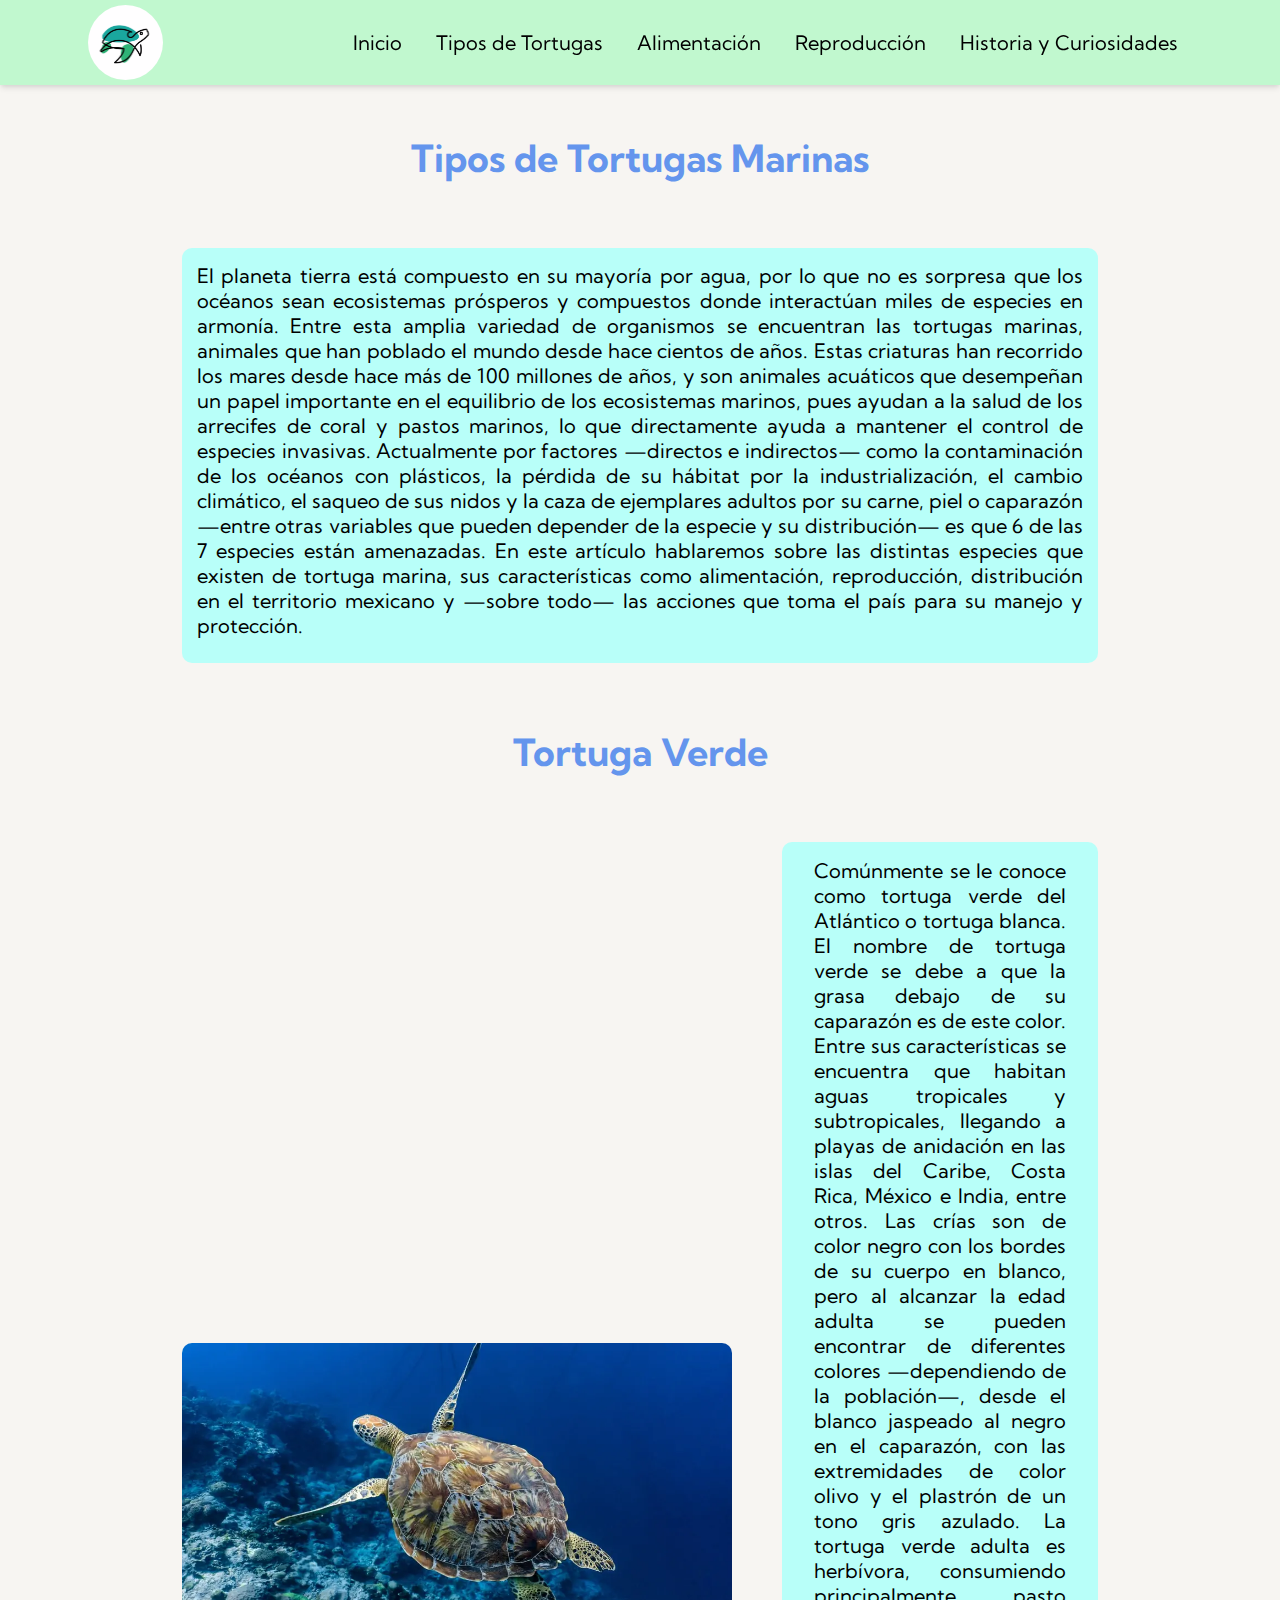
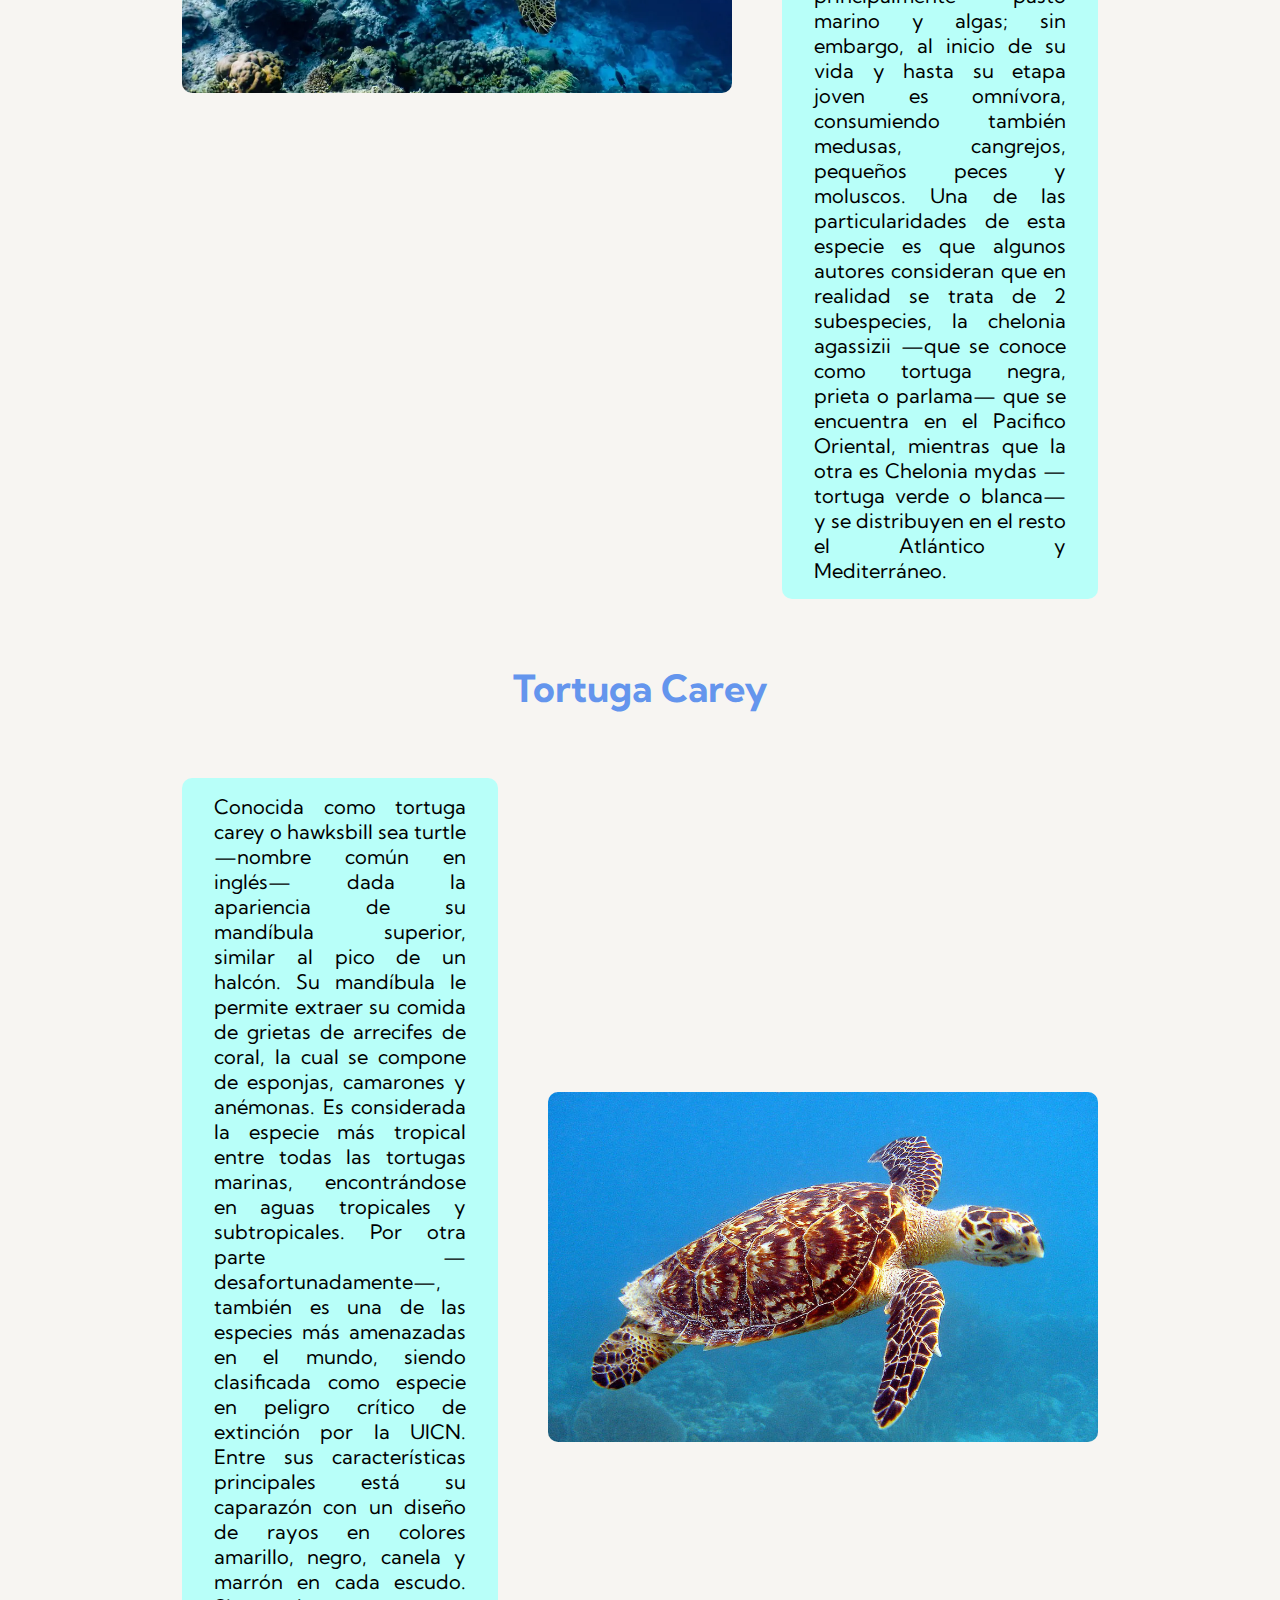
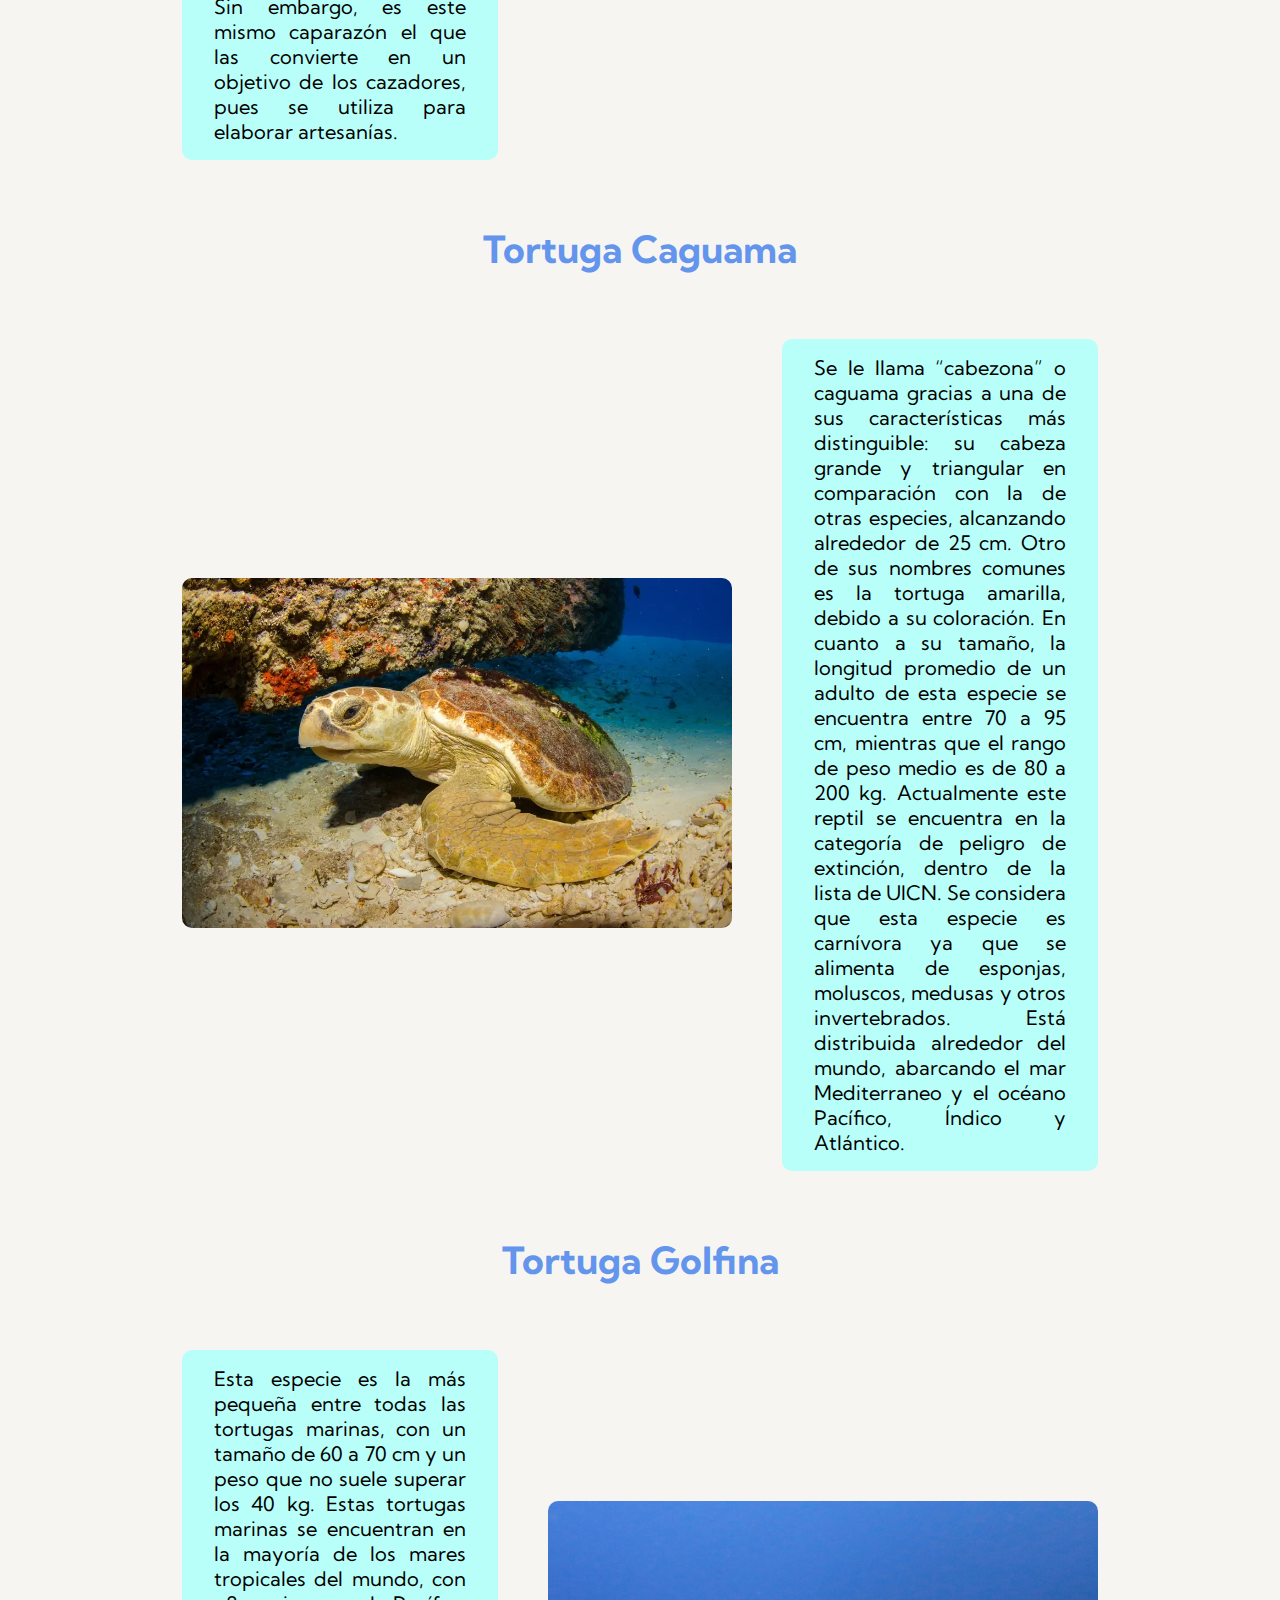
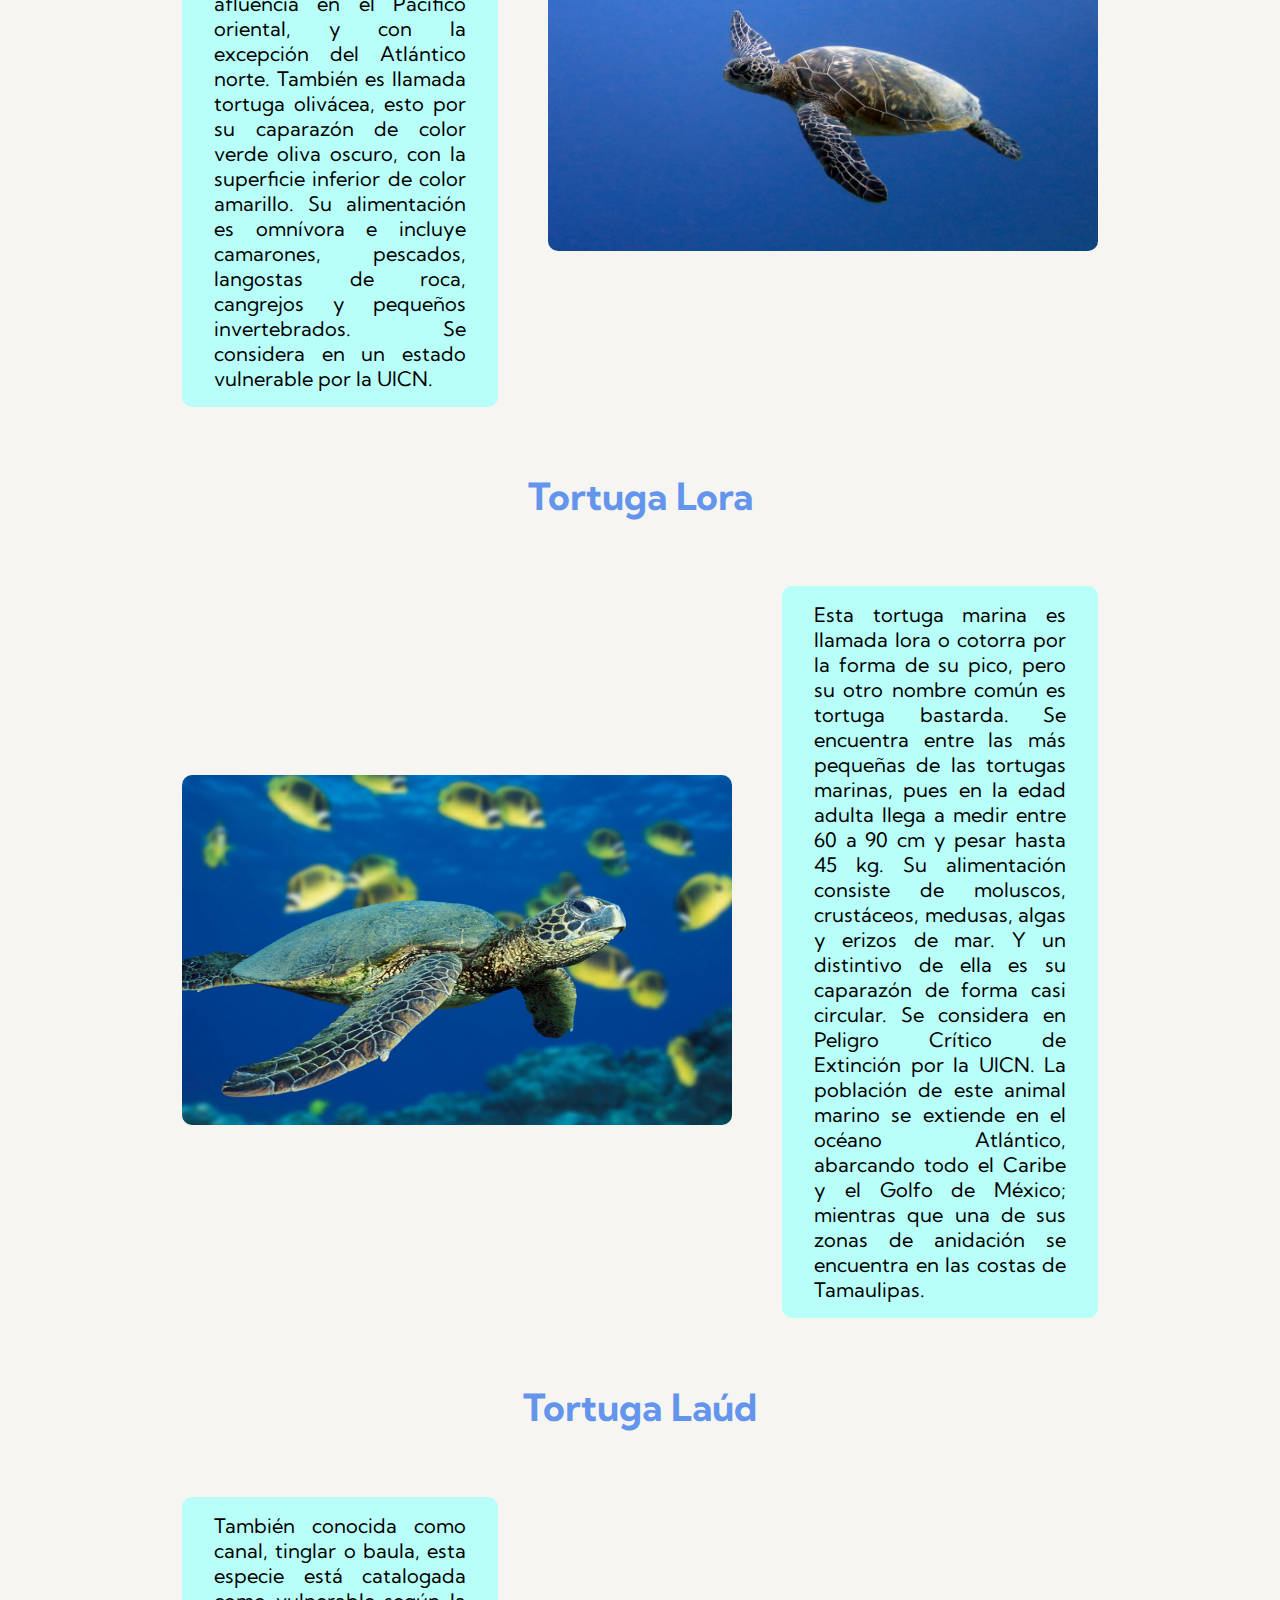
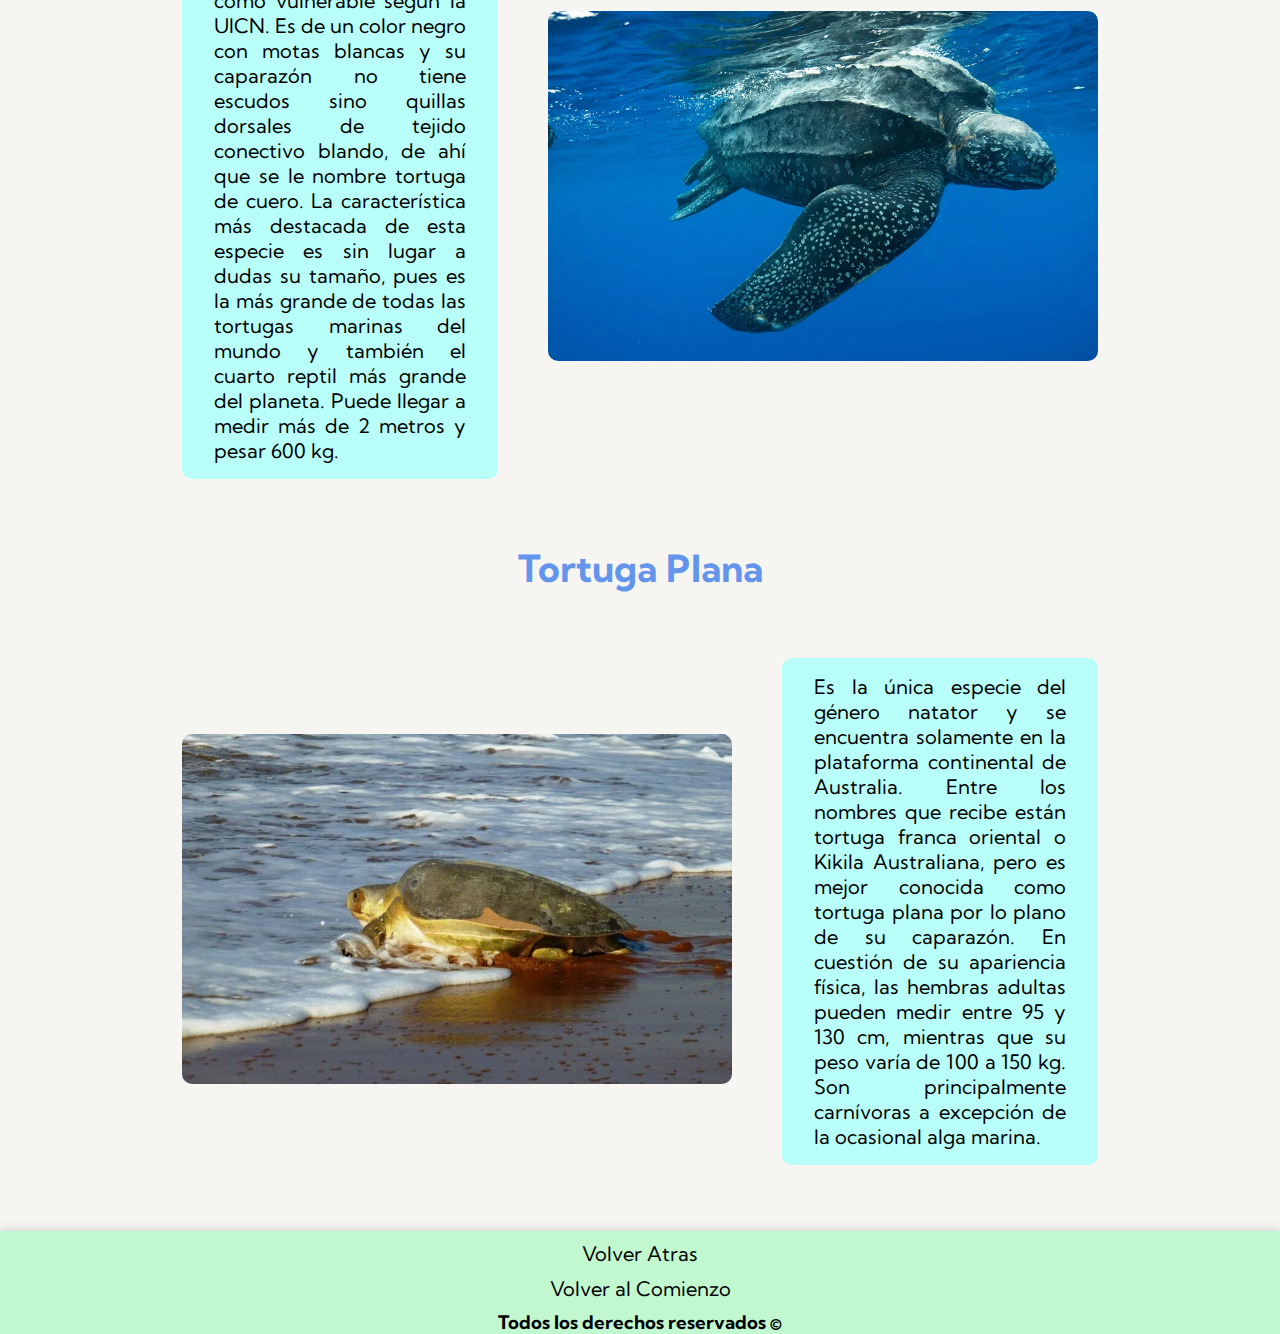
<file: Pages/Tipos.html>
<!DOCTYPE html>
<html lang="en">
<head>
    <meta charset="UTF-8">
    <meta http-equiv="X-UA-Compatible" content="IE=edge">
    <meta name="viewport" content="width=device-width, initial-scale=1.0">
    <link rel="icon" href="../img/logo.png">
    <link rel="stylesheet" href="../Css/Style.css">
    <title>Tipos de tortugas</title>
</head>
<body>
    <header class="header">

        <!-- Logo y titulo de la pagina -->

        <img src="../img/logo.png" alt="Logo Tortuga" class="imgLogo">
        
        <!-- Menu de navegacion -->

        <nav>
            <ul>
                <li>
                    <a href="../index.html">Inicio</a>
                </li>
                <li>
                    <a href="Tipos.html">Tipos de Tortugas</a>
                </li>
                <li>
                    <a href="../Pages/Alimentacion.html">Alimentación</a>
                </li>
                <li>
                    <a href="../Pages/Reproducción.html">Reproducción</a>
                </li>
                
                <li>
                    <a href="../Pages/Historia.html">Historia y Curiosidades</a>
                </li>
            </ul>
        </nav>
    </header>

        <!-- Informacion principal -->

    <div class="hdosDiv">
        <h2>
            Tipos de Tortugas Marinas
        </h2>
    </div>
    
    <main class="main">
        <section class="alimentacionInfo">
            <p>
                El planeta tierra está compuesto en su mayoría por agua, por lo que no es sorpresa que los océanos sean ecosistemas prósperos y compuestos donde interactúan miles de especies en armonía. Entre esta amplia variedad de organismos se encuentran las tortugas marinas, animales que han poblado el mundo desde hace cientos de años. Estas criaturas han recorrido los mares desde hace más de 100 millones de años, y son animales acuáticos que desempeñan un papel importante en el equilibrio de los ecosistemas marinos, pues ayudan a la salud de los arrecifes de coral y pastos marinos, lo que directamente ayuda a mantener el control de especies invasivas. Actualmente por factores —directos e indirectos— como la contaminación de los océanos con plásticos, la pérdida de su hábitat por la industrialización, el cambio climático, el saqueo de sus nidos y la caza de ejemplares adultos por su carne, piel o caparazón —entre otras variables que pueden depender de la especie y su distribución— es que 6 de las 7 especies están amenazadas. En este artículo hablaremos sobre las distintas especies que existen de tortuga marina, sus características como alimentación, reproducción, distribución en el territorio mexicano y —sobre todo— las acciones que toma el país para su manejo y protección.
            </p>
        </section>
    </main>

    <div class="hdosDiv">
        <h2>
           Tortuga Verde
        </h2>
    </div>

    <section class="main">
        <a href="https://youtu.be/rmyhkTHDejM" target="_blank"><img src="../img/Green-Sea-Turtle.png" alt="Tortuga Verde" class="imgTurtle"></a>
        <div class="sectionDivInfo">
            <p>
                Comúnmente se le conoce como tortuga verde del Atlántico o tortuga blanca. El nombre de tortuga verde se debe a que la grasa debajo de su caparazón es de este color.
                Entre sus características se encuentra que habitan aguas tropicales y subtropicales, llegando a playas de anidación en las islas del Caribe, Costa Rica, México e India, entre otros.
                Las crías son de color negro con los bordes de su cuerpo en blanco, pero al alcanzar la edad adulta se pueden encontrar de diferentes colores —dependiendo de la población—, desde el blanco jaspeado al negro en el caparazón, con las extremidades de color olivo y el plastrón de un tono gris azulado.
                La tortuga verde adulta es herbívora, consumiendo principalmente pasto marino y algas; sin embargo, al inicio de su vida y hasta su etapa joven es omnívora, consumiendo también medusas, cangrejos, pequeños peces y moluscos.
                Una de las particularidades de esta especie es que algunos autores consideran que en realidad se trata de 2 subespecies, la chelonia agassizii —que se conoce como tortuga negra, prieta o parlama— que se encuentra en el Pacifico Oriental, mientras que la otra es Chelonia mydas —tortuga verde o blanca— y se distribuyen en el resto el Atlántico y Mediterráneo.
            </p>
        </div>
    </section>

    <div class="hdosDiv">
        <h2>
            Tortuga Carey
        </h2>
    </div>

    <section class="main">
        <div class="sectionDivInfo">
            <p>
                Conocida como tortuga carey o hawksbill sea turtle —nombre común en inglés— dada la apariencia de su mandíbula superior, similar al pico de un halcón. Su mandíbula le permite extraer su comida de grietas de arrecifes de coral, la cual se compone de esponjas, camarones y anémonas.
                Es considerada la especie más tropical entre todas las tortugas marinas, encontrándose en aguas tropicales y subtropicales. Por otra parte —desafortunadamente—, también es una de las especies más amenazadas en el mundo, siendo clasificada como especie en peligro crítico de extinción por la UICN.
                Entre sus características principales está su caparazón con un diseño de rayos en colores amarillo, negro, canela y marrón en cada escudo. Sin embargo, es este mismo caparazón el que las convierte en un objetivo de los cazadores, pues se utiliza para elaborar artesanías.     
            </p>
        </div>
        <a href="https://www.youtube.com/watch?v=RL_Uh2X_DVs&ab_channel=AnimalsDescriptions" target="_blank"><img src="../img/Hawksbill.png" alt="Tortuga Carey" class="imgTurtle"></a>
    </section>

    <div class="hdosDiv">
        <h2>
            Tortuga Caguama
        </h2>
    </div>

    <section class="main">
        <a href="https://www.youtube.com/watch?v=tGZ3yK1MOnw&ab_channel=DeepMarineScenes" target="_blank"><img src="../img/adult-loggerhead.png" alt="Tortuga Caguama" class="imgTurtle"></a>
        <div class="sectionDivInfo">
            <p>
                Se le llama “cabezona” o caguama gracias a una de sus características más distinguible: su cabeza grande y triangular en comparación con la de otras especies, alcanzando alrededor de 25 cm. Otro de sus nombres comunes es la tortuga amarilla, debido a su coloración.
                En cuanto a su tamaño, la longitud promedio de un adulto de esta especie se encuentra entre 70 a 95 cm, mientras que el rango de peso medio es de 80 a 200 kg. Actualmente este reptil se encuentra en la categoría de peligro de extinción, dentro de la lista de UICN.
                Se considera que esta especie es carnívora ya que se alimenta de esponjas, moluscos, medusas y otros invertebrados. Está distribuida alrededor del mundo, abarcando el mar Mediterraneo y el océano Pacífico, Índico y Atlántico.
            </p>
        </div>   
    </section>

    <div class="hdosDiv">
        <h2>
            Tortuga Golfina
        </h2>
    </div>

    <section class="main">
        <div class="sectionDivInfo">
            <p>
                Esta especie es la más pequeña entre todas las tortugas marinas, con un tamaño de 60 a 70 cm y un peso que no suele superar los 40 kg. Estas tortugas marinas se encuentran en la mayoría de los mares tropicales del mundo, con afluencia en el Pacífico oriental, y con la excepción del Atlántico norte. 
                También es llamada tortuga olivácea, esto por su caparazón de color verde oliva oscuro, con la superficie inferior de color amarillo.
                Su alimentación es omnívora e incluye camarones, pescados, langostas de roca, cangrejos y pequeños invertebrados. Se considera en un estado vulnerable por la UICN.
            </p>
        </div>    
        <a href="https://www.youtube.com/watch?v=ihQqljGI4Fc&ab_channel=DeepMarineScenes" target="_blank"><img src="../img/oliveridley.png" alt="Tortuga Golfina" class="imgTurtle"></a>
    </section>

    <div class="hdosDiv">
        <h2>
            Tortuga Lora
        </h2>
    </div>

    <section class="main">
        <a href="https://www.youtube.com/watch?v=YcuHAqCHwnE&ab_channel=DeepMarineScenes" target="_blank"><img src="../img/KempsRidley.png" alt="Tortuga Lora" class="imgTurtle"></a>
        <div class="sectionDivInfo">
            <p>
                Esta tortuga marina es llamada lora o cotorra por la forma de su pico, pero su otro nombre común es tortuga bastarda. Se encuentra entre las más pequeñas de las tortugas marinas, pues en la edad adulta llega a medir entre 60 a 90 cm y pesar hasta 45 kg. 
                Su alimentación consiste de moluscos, crustáceos, medusas, algas y erizos de mar. Y un distintivo de ella es su caparazón de forma casi circular. Se considera en Peligro Crítico de Extinción por la UICN.
                La población de este animal marino se extiende en el océano Atlántico, abarcando todo el Caribe y el Golfo de México; mientras que una de sus zonas de anidación se encuentra en las costas de Tamaulipas.
            </p>
        </div>
    </section>

    <div class="hdosDiv">
        <h2>
            Tortuga Laúd
        </h2>
    </div>

    <section class="main">
        <div class="sectionDivInfo">
            <p>
                También conocida como canal, tinglar o baula, esta especie está catalogada como vulnerable según la UICN. Es de un color negro con motas blancas y su caparazón no tiene escudos sino quillas dorsales de tejido conectivo blando, de ahí que se le nombre tortuga de cuero.
                La característica más destacada de esta especie es sin lugar a dudas su tamaño, pues es la más grande de todas las tortugas marinas del mundo y también el cuarto reptil más grande del planeta. Puede llegar a medir más de 2 metros y pesar 600 kg.
            </p>
        </div>
        <a href="https://www.youtube.com/watch?v=kxUnmH6CORc&ab_channel=DeepMarineScenes" target="_blank"><img src="../img/Leatherback.png" alt="Tortuga Laúd" class="imgTurtle"></a>
    </section>
    
    <div class="hdosDiv">
        <h2>
            Tortuga Plana
        </h2>
    </div>

    <section class="main">
        <a href="https://www.youtube.com/watch?v=hrWZEHdWvSE&ab_channel=DeepMarineScenes" target="_blank"><img src="../img/flatback.png" alt="Tortuga Plana" class="imgTurtle"></a>
        <div class="sectionDivInfo">
            <p>
                Es la única especie del género natator y se encuentra solamente en la plataforma continental de Australia. Entre los nombres que recibe están tortuga franca oriental o Kikila Australiana, pero es mejor conocida como tortuga plana por lo plano de su caparazón.
                En cuestión de su apariencia física, las hembras adultas pueden medir entre 95 y 130 cm, mientras que su peso varía de 100 a 150 kg. Son principalmente carnívoras a excepción de la ocasional alga marina.
            </p>
        </div>
    </section>
    

        <!-- Contenido del footer -->

    <footer class="footerAli">
        <a href="../index.html">Volver Atras</a>
        <a href="Tipos.html">Volver al Comienzo</a>
        <h3>
            Todos los derechos reservados ©
        </h3>
    </footer>
</body>
</html>
</file>
<file: Css/Style.css>
@import url('https://fonts.googleapis.com/css2?family=Assistant:wght@300;700&family=Inter:wght@300;400&family=Kumbh+Sans:wght@400;700&display=swap');

/* Reset */
*{
    margin: 0px;
    padding: 0px;
    box-sizing: border-box;
}

/* estilos menu de navegacion linkeado */
a{
    text-decoration: none;
    color: black;
    box-shadow: inset 0 0 0 0 cornflowerblue;
    margin: 0 -.25rem;
    padding: 0 .25rem;
    transition: color .3s ease-in-out, box-shadow .3s ease-in-out;
    cursor: pointer;
    font-size: 20px;
}

/* estilos menu de navegacion linkeado con hover*/
a:hover{
    box-shadow: inset 800px 0 0 0 cornflowerblue;
    color: white;
}

/* estilos body */
body{
    background-color: #F7F5F2;
    font-family: 'Assistant', sans-serif;
    font-family: 'Inter', sans-serif;
    font-family: 'Kumbh Sans', sans-serif;
}

p{
    font-size: 20px;
    color: black;
}

/* estilos header */
.header{
    display: flex;
    justify-content: space-around;
    align-items: center;
    height: 85px;
    /* background-color: #CDF0EA; */
    background-color: #C1F8CF;
    /* padding: 25px; */
    box-shadow: rgba(0, 0, 0, 0.1) 0px 4px 6px -1px, rgba(0, 0, 0, 0.06) 0px 2px 4px -1px;
    position: sticky;
    top: 0px;
}

/* estilos logo */
.imgLogo{
    width: 75px;
    height: 75px;
    border-radius: 50px;
}

/* estilos menu de navegacion */
nav ul li{
    display: inline-block;
    margin: 15px;
}

/* estilos h1 */
.hunoDiv{
    margin-top: 35px;
    font-size: 30px;
    text-align: center;
    color: cornflowerblue;
}

/* estilos main */
.main{
    display: flex;
    text-align: justify;
    align-items: center;
    justify-content: center;
    max-width: 85%;
    margin: 50px 150px 25px 150px;
    padding: 1rem 2rem;
    gap: 50px;
    
}

/* estilos section del main */
.sectionInfo{
    padding: 15px;
    background-color: #B8FFF9;
    border-radius: 10px;
    
}

.sectionInfo:hover{
    background-color: #04B2D9;
}

.sectionDivInfo:hover{
    background-color: #04B2D9;
}

.sectionFormulario:hover{
    background-color: #04B2D9;
} 

.alimentacionInfo:hover{
    background-color: #04B2D9;
}

.videoAli:hover{
    background-color: #04B2D9
}

p:hover{
    font-weight: bold;
    color: white;
}

li:hover{
        font-weight: bold;
        color: white;
}

table:hover{
    background-color: #04B2D9;
    font-weight: bold;
    color: white;

}

.mainGif{
    width: 450px;
    height: 250px;
    animation: move-image 3s linear infinite;
}

@keyframes move-image {
    0%{
        transform: translateY(15px);
    }50%{
        transform: translateY(0px);
    }100%{
        transform: translateY(15px);
    }
}

/* estilos parrafo section del main */
main section p{
    margin-bottom: 10px;
}

/* estilos h2 */
.hdosDiv{
    margin-top: 50px;
    font-size: 25px;
    text-align: center;
    color: cornflowerblue;
}

/* estilos div voluntarios */
.divInfo{
    display: flex;
    text-align: justify;
    justify-content: center;
    max-width: 85%;
    margin: 50px 150px 25px 150px;
    gap: 50px;
}

/* estilos section voluntarios */
.sectionDivInfo{
    width: 650px;
    padding: 1rem 2rem;
    background-color: #B8FFF9;
    border-radius: 10px;
}

/* estilos h2 section voluntarios */
.sectionDivInfo h2{
    margin-bottom: 10px;
}

/* estilos lista section voluntarios */
.sectionDivInfo ul li{
    font-size: 20px;
    text-align: justify;
    margin-bottom: 7.5px;
    list-style-type: circle;
}

/* estilos div formulario */
.divFormulario{
    display: flex;
    /* align-items: center; */
    text-align: justify;
    align-items: center;
    justify-content: center;
    max-width: 85%;
    margin: 50px 150px 25px 150px;
    gap: 15px;
}

/* estilos section formulario */
.sectionFormulario{
    width: 650px;
    height: 265px;
    padding: 1rem 2rem;
    background-color: #B8FFF9;
    border-radius: 10px;
}

/* estilos label formulario
.labelFormulario{
    padding: 20px;
} */

legend{
    font-size: 20px;
}

/* estilos inputs del formulario */
.inputFormulario{
    border: none;
    padding: 5px;
    margin-bottom: 5px;
    align-items: center;
    border-radius: 5px;
}

/* estilos fieldset del formulario */
.fieldsetFormulario{
    border: 3px solid white;
    padding: 10px;
}

/* estilos textarea formulario */
.textareaFormulario{
    text-align: center;
    border: none;
}

/* estilos botones del formulario*/
.botonFormulario{
    text-align: center;
    padding: 5px;
    cursor: pointer;
}

/* estilos botones del formulario con hover */
.botonFormulario:hover{
    box-shadow: inset 250px 0 0 0 cornflowerblue;
    color: white;
}


/* estilos footer */
.footer{
    display: flex;
    flex-direction: column;
    align-items: center;
    box-shadow: rgba(0, 0, 0, 0.35) 0px 5px 15px;
    margin-top: 50px;
    background-color: #C1F8CF;
}

/* estilos volver al comienzo */
.footer a{
    margin-top: 10px;
}

/* estilos todos los derechos reservados */
.footer h3{
    margin-top: 10px;
}

.imgTurtle{
    width: 550px;
    height: 350px;
    border-radius: 10px;
}

.mainAli{
    display: flex;
    /* align-items: center; */
    flex-direction: column;
    text-align: justify;
    align-items: center;
    max-width: 85%;
    margin: 15px 150px 25px 150px;
    padding: 1rem 2rem;
    gap: 15px;
}

.alimentacionInfo{
    padding: 15px;
    background-color: #B8FFF9;
    border-radius: 10px;
}

.footerAli{
    display: flex;
    flex-direction: column;
    align-items: center;
    box-shadow: rgba(0, 0, 0, 0.35) 0px 5px 15px;
    margin-top: 50px;
    background-color: #C1F8CF;
}

.footerAli a{
    margin-top: 10px;
}

.footerAli h3{
    margin-top: 10px;
}

.alimentacionInfo ul li{
    font-size: 20px;
    text-align: justify;
    margin-bottom: 7.5px;
    list-style-type: none;
}

table{
    /* width: 100%; */
    border-spacing: 5px;
    font-size: 18px;
    background-color: #B8FFF9;
  }

  th{
    text-align: center;
  }
  
  table, th, td {
    border: 3px solid white;
  }
  
  th, td {
    padding: 5px;
  }

.videoAli{
    background-color: #B8FFF9;
    border-radius: 10px;
    width: 650px;
    padding: 1rem 2rem;
    text-align: center;
  }
</file>
